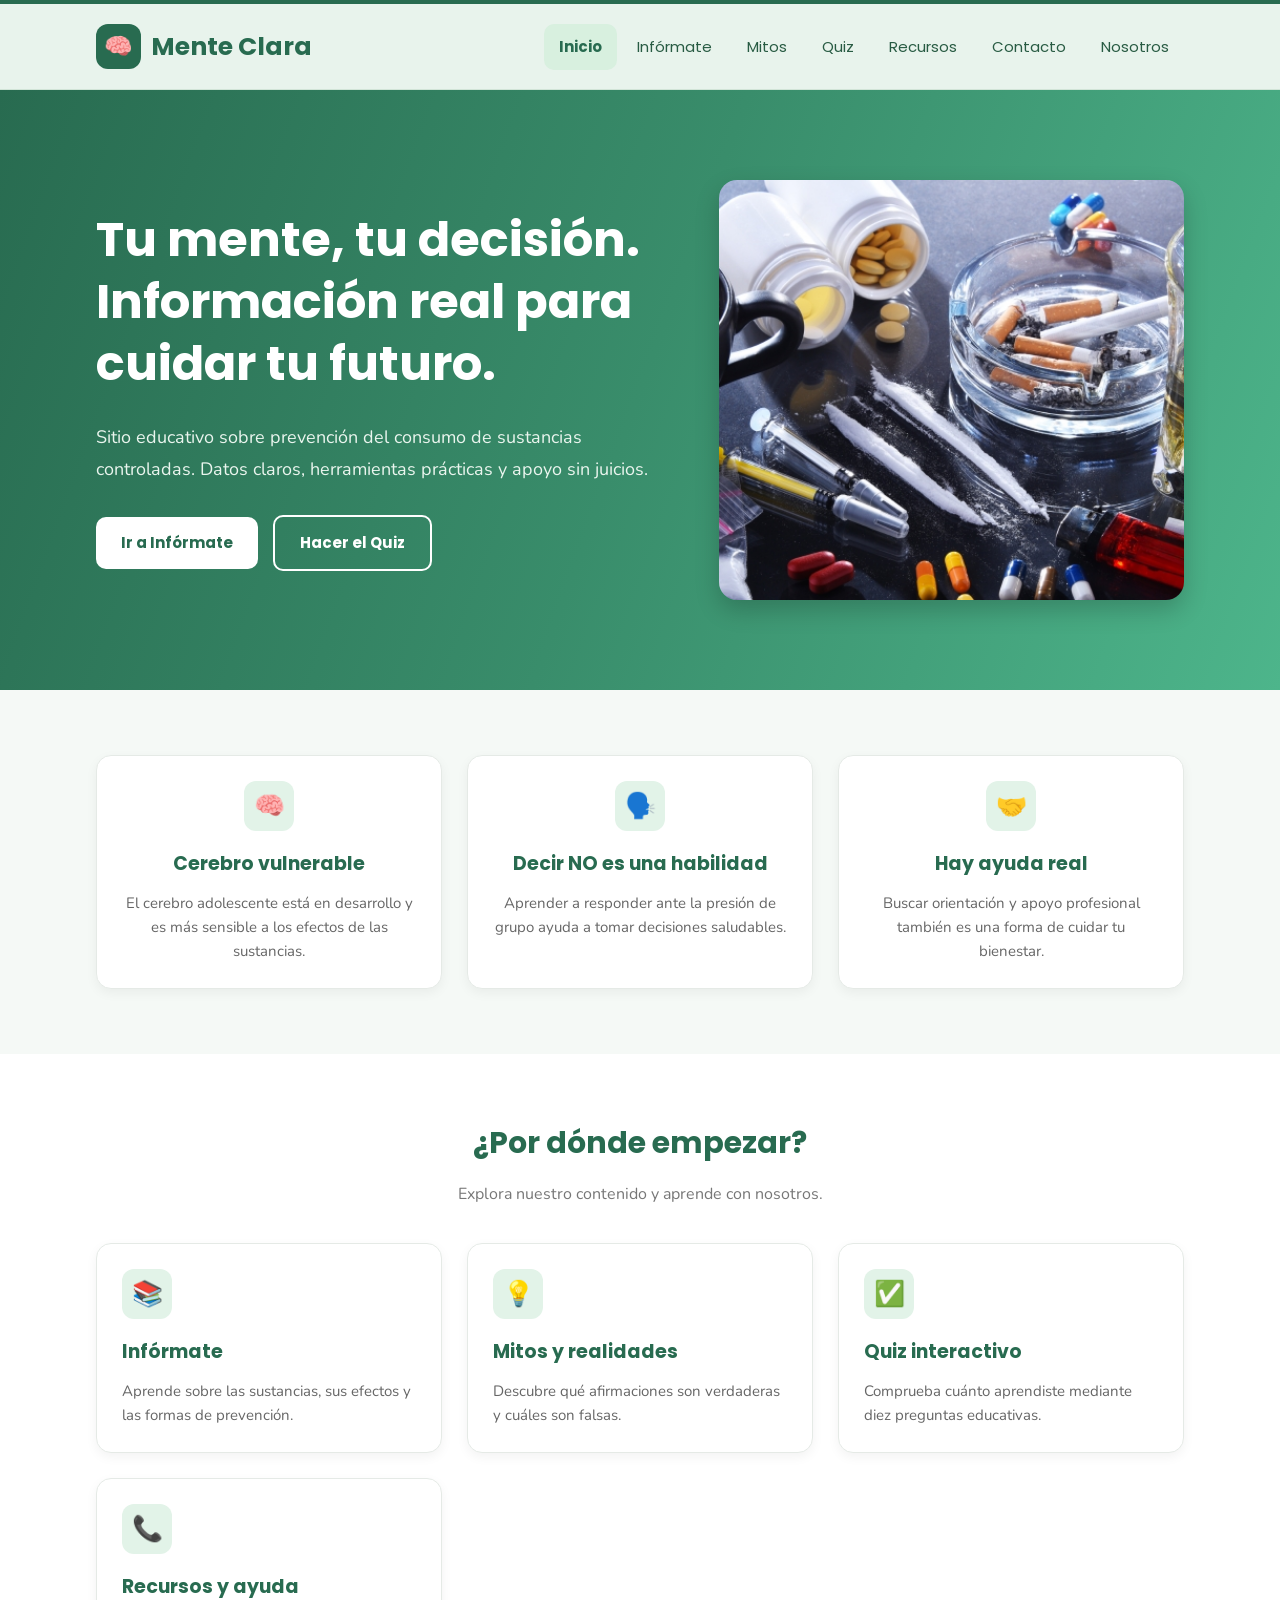
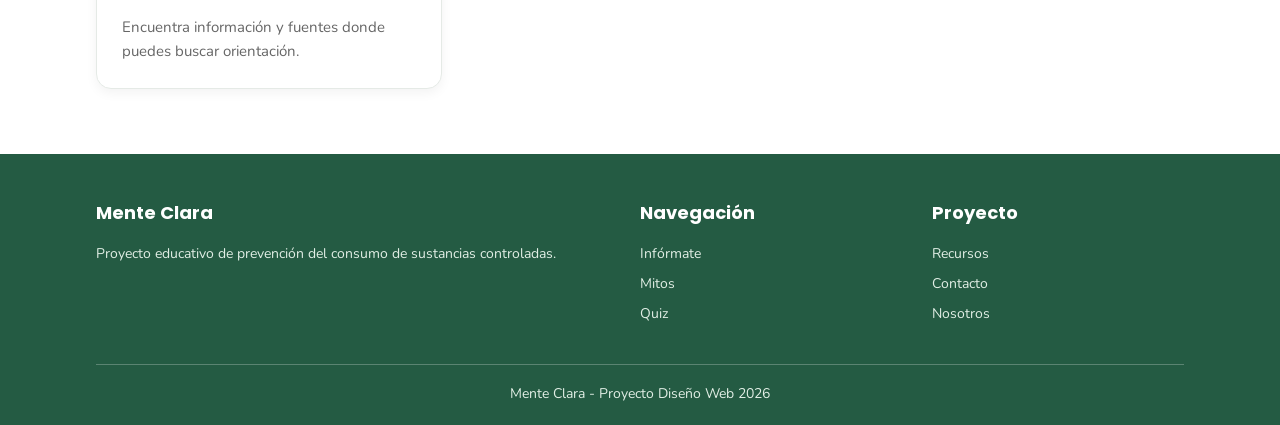
<file: index.html>
<!DOCTYPE html>
<html lang="es">

<head>
    <meta charset="UTF-8">
    <meta name="viewport" content="width=device-width, initial-scale=1.0">

    <title>Mente Clara | Inicio</title>

    <link rel="stylesheet" href="style.css">
</head>

<body>

    <!-- CABECERA -->
    <header class="cabecera">

        <div class="cabecera-interior">

            <!-- LOGOTIPO -->
            <a href="index.html" class="logo">
                <span class="logo-icono">🧠</span>
                Mente Clara
            </a>

            <!-- MENÚ DE NAVEGACIÓN -->
            <nav class="menu">

                <a href="index.html" class="activo">Inicio</a>

                <a href="informate.html">Infórmate</a>

                <a href="mitos.html">Mitos</a>

                <a href="quiz.html">Quiz</a>

                <a href="recursos.html">Recursos</a>

                <a href="contacto.html">Contacto</a>

                <a href="nosotros.html">Nosotros</a>

            </nav>

        </div>

    </header>


    <!-- CONTENIDO PRINCIPAL -->
    <main id="contenido-principal">

        <!-- PORTADA -->
        <section class="portada">

            <div class="contenedor portada-cuadricula">

                <!-- TEXTO DE PRESENTACIÓN -->
                <div class="portada-texto">

                    <h1>
                        Tu mente, tu decisión.
                        <br>
                        Información real para cuidar tu futuro.
                    </h1>

                    <p>
                        Sitio educativo sobre prevención del consumo
                        de sustancias controladas. Datos claros,
                        herramientas prácticas y apoyo sin juicios.
                    </p>

                    <!-- BOTONES -->
                    <div class="portada-botones">

                        <a href="informate.html" class="boton boton-blanco">
                            Ir a Infórmate
                        </a>

                        <a href="quiz.html" class="boton boton-borde">
                            Hacer el Quiz
                        </a>

                    </div>

                </div>


                <!-- IMAGEN DE PORTADA -->
                <div class="portada-foto">

                    <img
                        src="img/Controlled-Substance.jpg"
                        alt="Sustancias controladas">

                </div>

            </div>

        </section>


        <!-- MENSAJES IMPORTANTES -->
        <section class="seccion mensajes-clave">

            <div class="contenedor">

                <div class="cuadricula-tarjetas">

                    <!-- TARJETA 1 -->
                    <article class="tarjeta">

                        <div class="tarjeta-icono">🧠</div>

                        <h3>Cerebro vulnerable</h3>

                        <p>
                            El cerebro adolescente está en desarrollo
                            y es más sensible a los efectos de las sustancias.
                        </p>

                    </article>


                    <!-- TARJETA 2 -->
                    <article class="tarjeta">

                        <div class="tarjeta-icono">🗣️</div>

                        <h3>Decir NO es una habilidad</h3>

                        <p>
                            Aprender a responder ante la presión de grupo
                            ayuda a tomar decisiones saludables.
                        </p>

                    </article>


                    <!-- TARJETA 3 -->
                    <article class="tarjeta">

                        <div class="tarjeta-icono">🤝</div>

                        <h3>Hay ayuda real</h3>

                        <p>
                            Buscar orientación y apoyo profesional
                            también es una forma de cuidar tu bienestar.
                        </p>

                    </article>

                </div>

            </div>

        </section>


        <!-- ACCESOS A LAS DEMÁS PÁGINAS -->
        <section class="seccion">

            <div class="contenedor">

                <h2 class="titulo-seccion">
                    ¿Por dónde empezar?
                </h2>

                <p class="subtitulo-seccion">
                    Explora nuestro contenido y aprende con nosotros.
                </p>


                <div class="cuadricula-tarjetas">

                    <!-- INFORMACIÓN -->
                    <a href="informate.html" class="tarjeta">

                        <div class="tarjeta-icono">📚</div>

                        <h3>Infórmate</h3>

                        <p>
                            Aprende sobre las sustancias, sus efectos
                            y las formas de prevención.
                        </p>

                    </a>


                    <!-- MITOS -->
                    <a href="mitos.html" class="tarjeta">

                        <div class="tarjeta-icono">💡</div>

                        <h3>Mitos y realidades</h3>

                        <p>
                            Descubre qué afirmaciones son verdaderas
                            y cuáles son falsas.
                        </p>

                    </a>


                    <!-- QUIZ -->
                    <a href="quiz.html" class="tarjeta">

                        <div class="tarjeta-icono">✅</div>

                        <h3>Quiz interactivo</h3>

                        <p>
                            Comprueba cuánto aprendiste mediante
                            diez preguntas educativas.
                        </p>

                    </a>


                    <!-- RECURSOS -->
                    <a href="recursos.html" class="tarjeta">

                        <div class="tarjeta-icono">📞</div>

                        <h3>Recursos y ayuda</h3>

                        <p>
                            Encuentra información y fuentes
                            donde puedes buscar orientación.
                        </p>

                    </a>

                </div>

            </div>

        </section>

    </main>


    <!-- PIE DE PÁGINA -->
    <footer class="pie">

        <div class="contenedor">

            <div class="pie-cuadricula">

                <div>

                    <h3>Mente Clara</h3>

                    <p>
                        Proyecto educativo de prevención del consumo
                        de sustancias controladas.
                    </p>

                </div>


                <div>

                    <h3>Navegación</h3>

                    <a href="informate.html">Infórmate</a>

                    <a href="mitos.html">Mitos</a>

                    <a href="quiz.html">Quiz</a>

                </div>


                <div>

                    <h3>Proyecto</h3>

                    <a href="recursos.html">Recursos</a>

                    <a href="contacto.html">Contacto</a>

                    <a href="nosotros.html">Nosotros</a>

                </div>

            </div>


            <div class="pie-inferior">

                <p>
                    Mente Clara - Proyecto Diseño Web 2026
                </p>

            </div>

        </div>

    </footer>

</body>

</html>
</file>
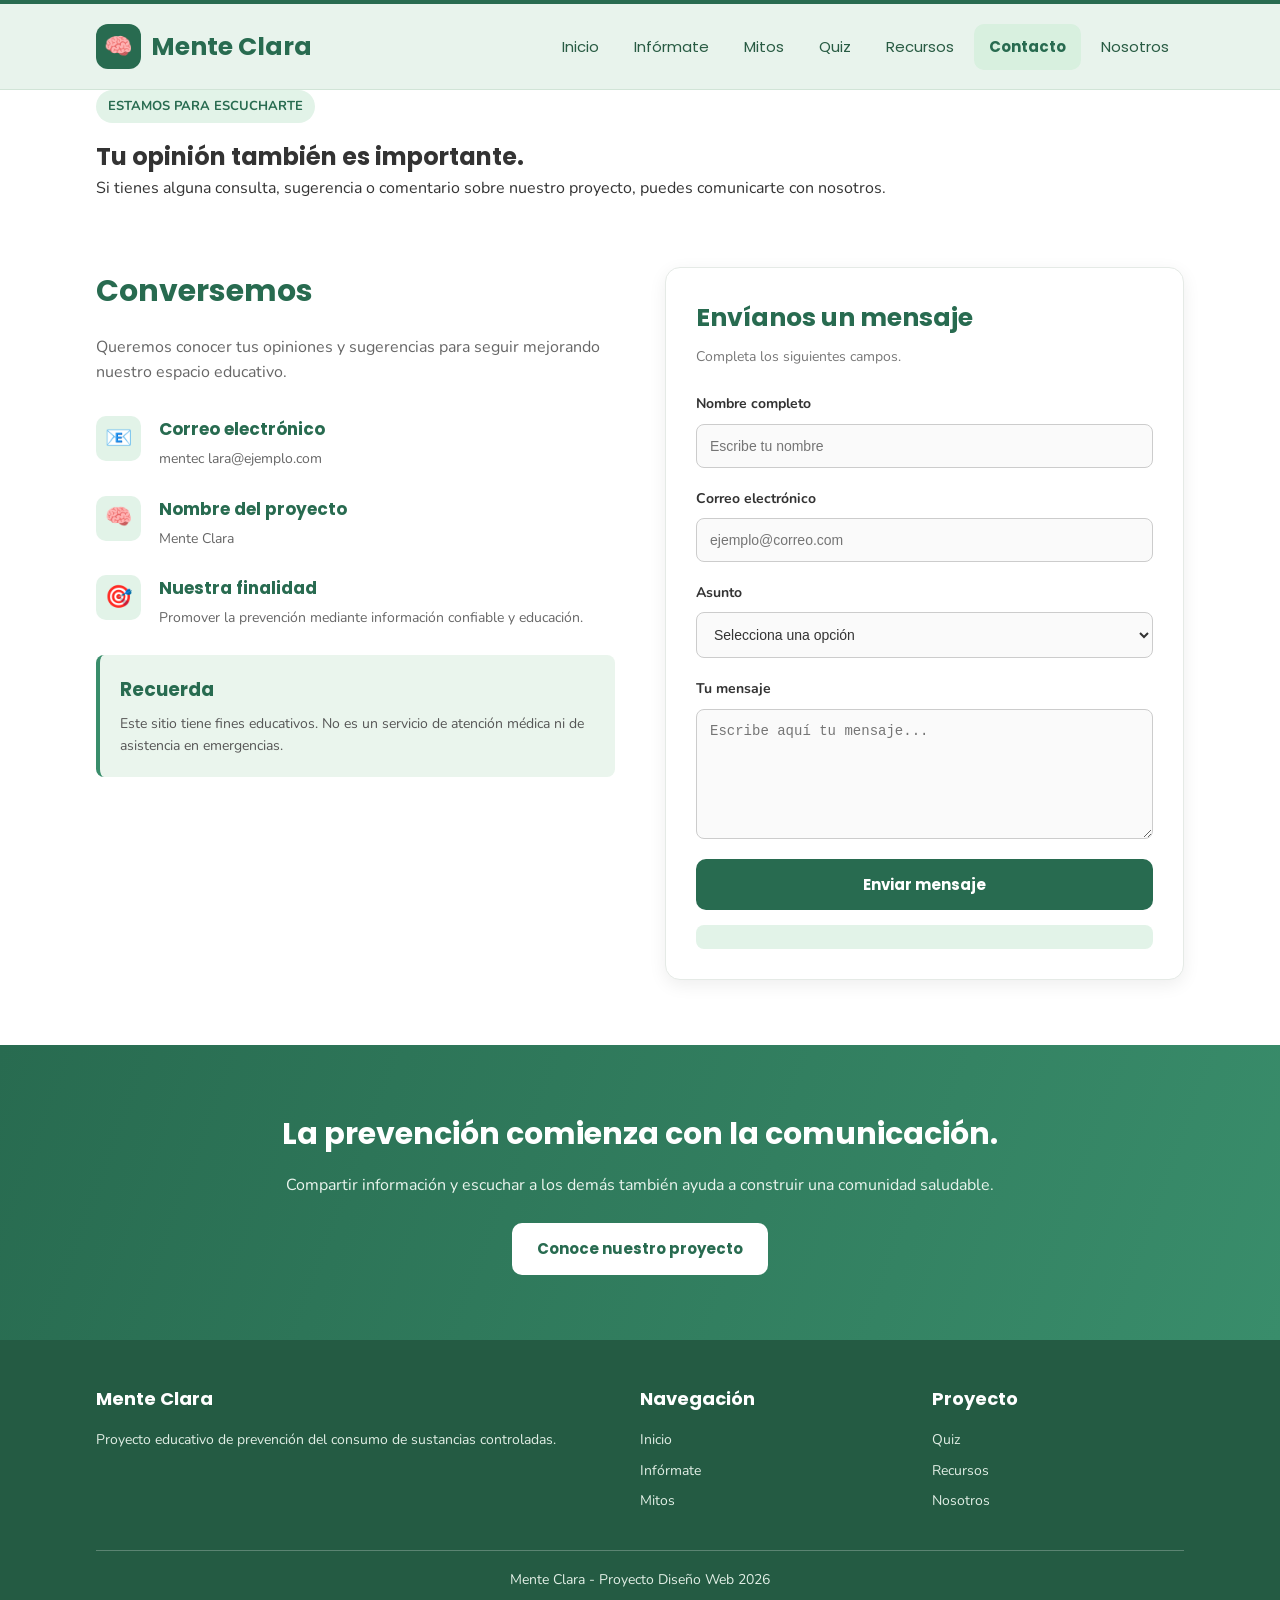
<file: contacto.html>
<!DOCTYPE html>
<html lang="es">
<head>
    <meta charset="UTF-8">
    <meta name="viewport" content="width=device-width, initial-scale=1.0">
    <title>Mente Clara | Contacto</title>
    <link rel="stylesheet" href="style.css">
    <script src="contacto.js"></script>
</head>

<body>

    <!-- CABECERA -->
    <header class="cabecera">

        <div class="cabecera-interior">

            <a href="index.html" class="logo">

                <span class="logo-icono">🧠</span>

                Mente Clara

            </a>


            <!-- MENÚ DE NAVEGACIÓN -->
            <nav class="menu">

                <a href="index.html">Inicio</a>

                <a href="informate.html">Infórmate</a>

                <a href="mitos.html">Mitos</a>

                <a href="quiz.html">Quiz</a>

                <a href="recursos.html">Recursos</a>

                <a href="contacto.html" class="activo">Contacto</a>

                <a href="nosotros.html">Nosotros</a>

            </nav>

        </div>

    </header>


    <!-- CONTENIDO PRINCIPAL -->
    <main id="contenido-principal">


        <!-- PRESENTACIÓN -->
        <section class="titulo-pagina">

            <div class="contenedor">

                <span class="etiqueta">
                    ESTAMOS PARA ESCUCHARTE
                </span>

                <h1>
                    Tu opinión también
                    <span>es importante.</span>
                </h1>

                <p>
                    Si tienes alguna consulta, sugerencia
                    o comentario sobre nuestro proyecto,
                    puedes comunicarte con nosotros.
                </p>

            </div>

        </section>


        <!-- SECCIÓN DE CONTACTO -->
        <section class="seccion contacto">

            <div class="contenedor contacto-cuadricula">


                <!-- INFORMACIÓN DE CONTACTO -->
                <div class="contacto-informacion">

                    <h2>Conversemos</h2>

                    <p>
                        Queremos conocer tus opiniones y
                        sugerencias para seguir mejorando
                        nuestro espacio educativo.
                    </p>


                    <!-- CORREO -->
                    <div class="dato-contacto">

                        <span>📧</span>

                        <div>

                            <h3>Correo electrónico</h3>

                            <p>
                                mentec lara@ejemplo.com
                            </p>

                        </div>

                    </div>


                    <!-- PROYECTO -->
                    <div class="dato-contacto">

                        <span>🧠</span>

                        <div>

                            <h3>Nombre del proyecto</h3>

                            <p>
                                Mente Clara
                            </p>

                        </div>

                    </div>


                    <!-- FINALIDAD -->
                    <div class="dato-contacto">

                        <span>🎯</span>

                        <div>

                            <h3>Nuestra finalidad</h3>

                            <p>
                                Promover la prevención mediante
                                información confiable y educación.
                            </p>

                        </div>

                    </div>


                    <div class="caja-destacada">

                        <h3>Recuerda</h3>

                        <p>
                            Este sitio tiene fines educativos.
                            No es un servicio de atención médica
                            ni de asistencia en emergencias.
                        </p>

                    </div>

                </div>


                <!-- FORMULARIO -->
                <div class="formulario-caja">

                    <h2>Envíanos un mensaje</h2>

                    <p>
                        Completa los siguientes campos.
                    </p>


                    <form id="formulario-contacto">


                        <!-- NOMBRE -->
                        <div class="campo-formulario">

                            <label for="nombre">
                                Nombre completo
                            </label>

                            <input
                                type="text"
                                id="nombre"
                                name="nombre"
                                placeholder="Escribe tu nombre"
                                required
                            >

                        </div>


                        <!-- CORREO -->
                        <div class="campo-formulario">

                            <label for="correo">
                                Correo electrónico
                            </label>

                            <input
                                type="email"
                                id="correo"
                                name="correo"
                                placeholder="ejemplo@correo.com"
                                required
                            >

                        </div>


                        <!-- ASUNTO -->
                        <div class="campo-formulario">

                            <label for="asunto">
                                Asunto
                            </label>

                            <select id="asunto" name="asunto" required>

                                <option value="">
                                    Selecciona una opción
                                </option>

                                <option value="consulta">
                                    Consulta
                                </option>

                                <option value="sugerencia">
                                    Sugerencia
                                </option>

                                <option value="comentario">
                                    Comentario
                                </option>

                                <option value="informacion">
                                    Solicitud de información
                                </option>

                            </select>

                        </div>


                        <!-- MENSAJE -->
                        <div class="campo-formulario">

                            <label for="mensaje">
                                Tu mensaje
                            </label>

                            <textarea
                                id="mensaje"
                                name="mensaje"
                                placeholder="Escribe aquí tu mensaje..."
                                required
                            ></textarea>

                        </div>


                        <!-- BOTÓN -->
                        <button type="submit" class="boton boton-enviar">

                            Enviar mensaje

                        </button>


                        <!-- MENSAJE DE CONFIRMACIÓN -->
                        <p id="mensaje-confirmacion">

                        </p>


                    </form>

                </div>

            </div>

        </section>


        <!-- MENSAJE FINAL -->
        <section class="mensaje-final">

            <div class="contenedor">

                <h2>La prevención comienza con la comunicación.</h2>

                <p>
                    Compartir información y escuchar a los demás
                    también ayuda a construir una comunidad saludable.
                </p>

                <a href="nosotros.html" class="boton boton-blanco">

                    Conoce nuestro proyecto

                </a>

            </div>

        </section>


    </main>


    <!-- PIE DE PÁGINA -->
    <footer class="pie">

        <div class="contenedor">

            <div class="pie-cuadricula">

                <div>

                    <h3>Mente Clara</h3>

                    <p>
                        Proyecto educativo de prevención del consumo
                        de sustancias controladas.
                    </p>

                </div>


                <div>

                    <h3>Navegación</h3>

                    <a href="index.html">Inicio</a>

                    <a href="informate.html">Infórmate</a>

                    <a href="mitos.html">Mitos</a>

                </div>


                <div>

                    <h3>Proyecto</h3>

                    <a href="quiz.html">Quiz</a>

                    <a href="recursos.html">Recursos</a>

                    <a href="nosotros.html">Nosotros</a>

                </div>

            </div>


            <div class="pie-inferior">

                <p>
                    Mente Clara - Proyecto Diseño Web 2026
                </p>

            </div>

        </div>

    </footer>

    <script src="contacto.js"></script>
</body>

</html>
</file>
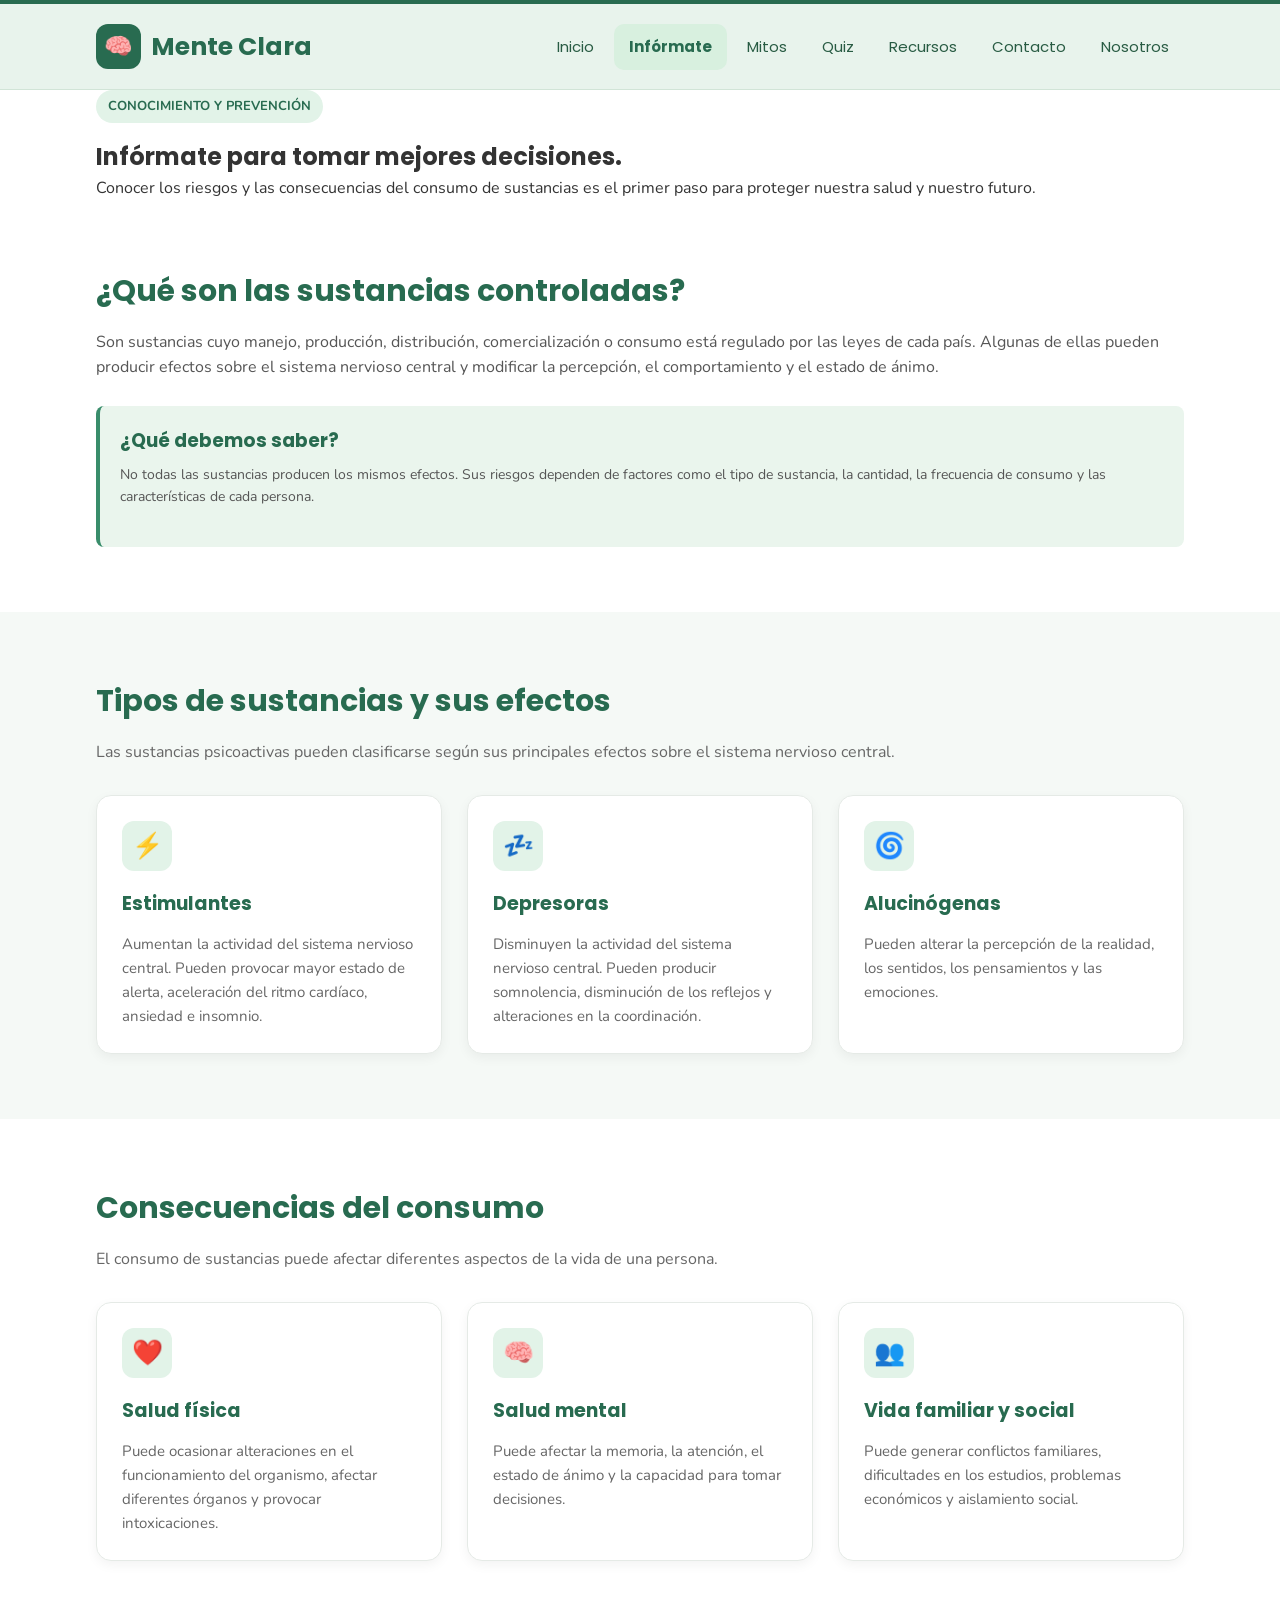
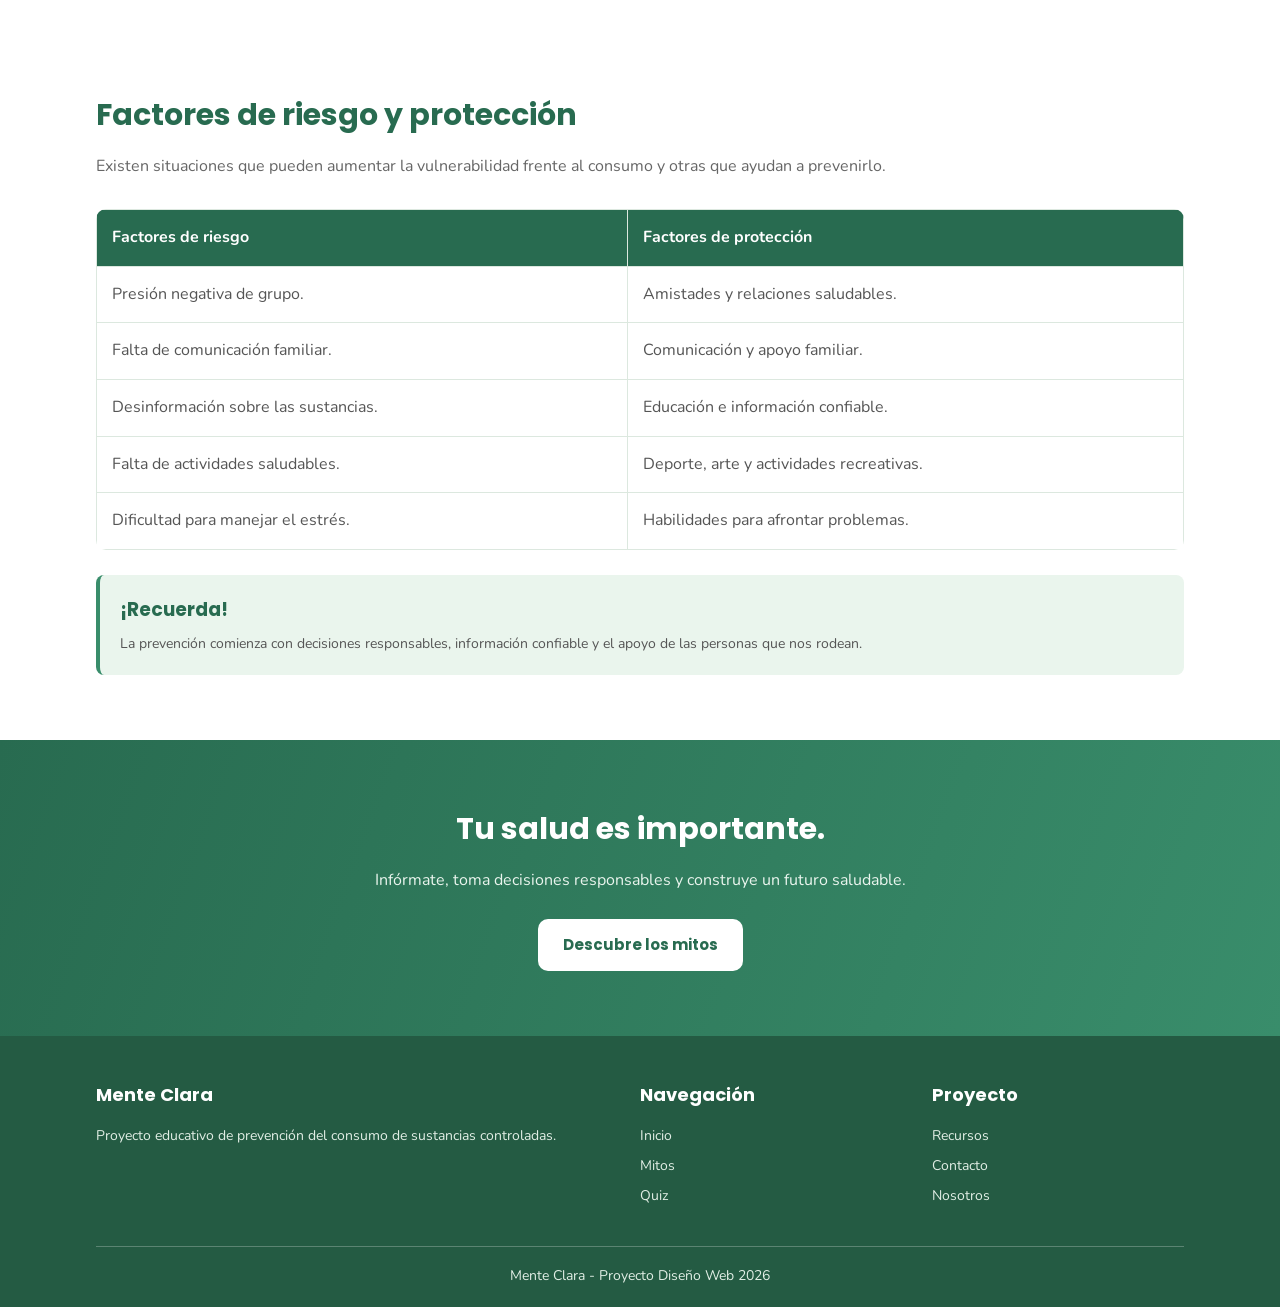
<file: informate.html>
<!DOCTYPE html>
<html lang="es">

<head>

    <meta charset="UTF-8">
    <meta name="viewport" content="width=device-width, initial-scale=1.0">

    <title>Mente Clara | Infórmate</title>

    <link rel="stylesheet" href="style.css">

</head>

<body>

    <!-- CABECERA -->
    <header class="cabecera">

        <div class="cabecera-interior">

            <a href="index.html" class="logo">

                <span class="logo-icono">🧠</span>

                Mente Clara

            </a>


            <!-- MENÚ DE NAVEGACIÓN -->
            <nav class="menu">

                <a href="index.html">Inicio</a>

                <a href="informate.html" class="activo">Infórmate</a>

                <a href="mitos.html">Mitos</a>

                <a href="quiz.html">Quiz</a>

                <a href="recursos.html">Recursos</a>

                <a href="contacto.html">Contacto</a>

                <a href="nosotros.html">Nosotros</a>

            </nav>

        </div>

    </header>


    <!-- CONTENIDO PRINCIPAL -->
    <main id="contenido-principal">


        <!-- PRESENTACIÓN -->
        <section class="titulo-pagina">

            <div class="contenedor">

                <span class="etiqueta">CONOCIMIENTO Y PREVENCIÓN</span>

                <h1>
                    Infórmate para tomar
                    <span>mejores decisiones.</span>
                </h1>

                <p>
                    Conocer los riesgos y las consecuencias del consumo
                    de sustancias es el primer paso para proteger
                    nuestra salud y nuestro futuro.
                </p>

            </div>

        </section>


        <!-- PRIMERA SECCIÓN: CONCEPTO -->
        <section class="seccion informacion">

            <div class="contenedor">

                <h2>¿Qué son las sustancias controladas?</h2>

                <p>
                    Son sustancias cuyo manejo, producción,
                    distribución, comercialización o consumo está
                    regulado por las leyes de cada país.

                    Algunas de ellas pueden producir efectos sobre
                    el sistema nervioso central y modificar la
                    percepción, el comportamiento y el estado de ánimo.
                </p>

                <div class="caja-destacada">

                    <h3>¿Qué debemos saber?</h3>

                    <p>
                        No todas las sustancias producen los mismos
                        efectos. Sus riesgos dependen de factores como
                        el tipo de sustancia, la cantidad, la frecuencia
                        de consumo y las características de cada persona.
                    </p>

                </div>

            </div>

        </section>


        <!-- SEGUNDA SECCIÓN: TIPOS DE SUSTANCIAS -->
        <section class="seccion tipos-sustancias">

            <div class="contenedor">

                <h2>Tipos de sustancias y sus efectos</h2>

                <p class="texto-introduccion">
                    Las sustancias psicoactivas pueden clasificarse
                    según sus principales efectos sobre el sistema
                    nervioso central.
                </p>


                <div class="cuadricula-tarjetas">


                    <!-- ESTIMULANTES -->
                    <article class="tarjeta">

                        <div class="tarjeta-icono">⚡</div>

                        <h3>Estimulantes</h3>

                        <p>
                            Aumentan la actividad del sistema nervioso
                            central. Pueden provocar mayor estado de
                            alerta, aceleración del ritmo cardíaco,
                            ansiedad e insomnio.
                        </p>

                    </article>


                    <!-- DEPRESORAS -->
                    <article class="tarjeta">

                        <div class="tarjeta-icono">💤</div>

                        <h3>Depresoras</h3>

                        <p>
                            Disminuyen la actividad del sistema nervioso
                            central. Pueden producir somnolencia,
                            disminución de los reflejos y alteraciones
                            en la coordinación.
                        </p>

                    </article>


                    <!-- ALUCINÓGENAS -->
                    <article class="tarjeta">

                        <div class="tarjeta-icono">🌀</div>

                        <h3>Alucinógenas</h3>

                        <p>
                            Pueden alterar la percepción de la realidad,
                            los sentidos, los pensamientos y las
                            emociones.
                        </p>

                    </article>


                </div>

            </div>

        </section>


        <!-- TERCERA SECCIÓN: CONSECUENCIAS -->
        <section class="seccion consecuencias">

            <div class="contenedor">

                <h2>Consecuencias del consumo</h2>

                <p class="texto-introduccion">
                    El consumo de sustancias puede afectar diferentes
                    aspectos de la vida de una persona.
                </p>


                <div class="cuadricula-tarjetas">


                    <!-- SALUD FÍSICA -->
                    <article class="tarjeta">

                        <div class="tarjeta-icono">❤️</div>

                        <h3>Salud física</h3>

                        <p>
                            Puede ocasionar alteraciones en el
                            funcionamiento del organismo, afectar
                            diferentes órganos y provocar intoxicaciones.
                        </p>

                    </article>


                    <!-- SALUD MENTAL -->
                    <article class="tarjeta">

                        <div class="tarjeta-icono">🧠</div>

                        <h3>Salud mental</h3>

                        <p>
                            Puede afectar la memoria, la atención,
                            el estado de ánimo y la capacidad
                            para tomar decisiones.
                        </p>

                    </article>


                    <!-- VIDA SOCIAL -->
                    <article class="tarjeta">

                        <div class="tarjeta-icono">👥</div>

                        <h3>Vida familiar y social</h3>

                        <p>
                            Puede generar conflictos familiares,
                            dificultades en los estudios, problemas
                            económicos y aislamiento social.
                        </p>

                    </article>


                </div>

            </div>

        </section>


        <!-- CUARTA SECCIÓN: RIESGOS Y PROTECCIÓN -->
        <section class="seccion factores">

            <div class="contenedor">

                <h2>Factores de riesgo y protección</h2>

                <p class="texto-introduccion">
                    Existen situaciones que pueden aumentar la
                    vulnerabilidad frente al consumo y otras que
                    ayudan a prevenirlo.
                </p>


                <!-- TABLA -->
                <div class="tabla-contenedor">

                    <table>

                        <thead>

                            <tr>

                                <th>Factores de riesgo</th>

                                <th>Factores de protección</th>

                            </tr>

                        </thead>


                        <tbody>

                            <tr>

                                <td>Presión negativa de grupo.</td>

                                <td>Amistades y relaciones saludables.</td>

                            </tr>

                            <tr>

                                <td>Falta de comunicación familiar.</td>

                                <td>Comunicación y apoyo familiar.</td>

                            </tr>

                            <tr>

                                <td>Desinformación sobre las sustancias.</td>

                                <td>Educación e información confiable.</td>

                            </tr>

                            <tr>

                                <td>Falta de actividades saludables.</td>

                                <td>Deporte, arte y actividades recreativas.</td>

                            </tr>

                            <tr>

                                <td>Dificultad para manejar el estrés.</td>

                                <td>Habilidades para afrontar problemas.</td>

                            </tr>

                        </tbody>

                    </table>

                </div>


                <div class="caja-destacada">

                    <h3>¡Recuerda!</h3>

                    <p>
                        La prevención comienza con decisiones
                        responsables, información confiable y
                        el apoyo de las personas que nos rodean.
                    </p>

                </div>

            </div>

        </section>


        <!-- MENSAJE FINAL -->
        <section class="mensaje-final">

            <div class="contenedor">

                <h2>Tu salud es importante.</h2>

                <p>
                    Infórmate, toma decisiones responsables
                    y construye un futuro saludable.
                </p>

                <a href="mitos.html" class="boton boton-blanco">

                    Descubre los mitos

                </a>

            </div>

        </section>


    </main>


    <!-- PIE DE PÁGINA -->
    <footer class="pie">

        <div class="contenedor">

            <div class="pie-cuadricula">

                <div>

                    <h3>Mente Clara</h3>

                    <p>
                        Proyecto educativo de prevención del consumo
                        de sustancias controladas.
                    </p>

                </div>


                <div>

                    <h3>Navegación</h3>

                    <a href="index.html">Inicio</a>

                    <a href="mitos.html">Mitos</a>

                    <a href="quiz.html">Quiz</a>

                </div>


                <div>

                    <h3>Proyecto</h3>

                    <a href="recursos.html">Recursos</a>

                    <a href="contacto.html">Contacto</a>

                    <a href="nosotros.html">Nosotros</a>

                </div>

            </div>


            <div class="pie-inferior">

                <p>
                    Mente Clara - Proyecto Diseño Web 2026
                </p>

            </div>

        </div>

    </footer>


</body>

</html>
</file>
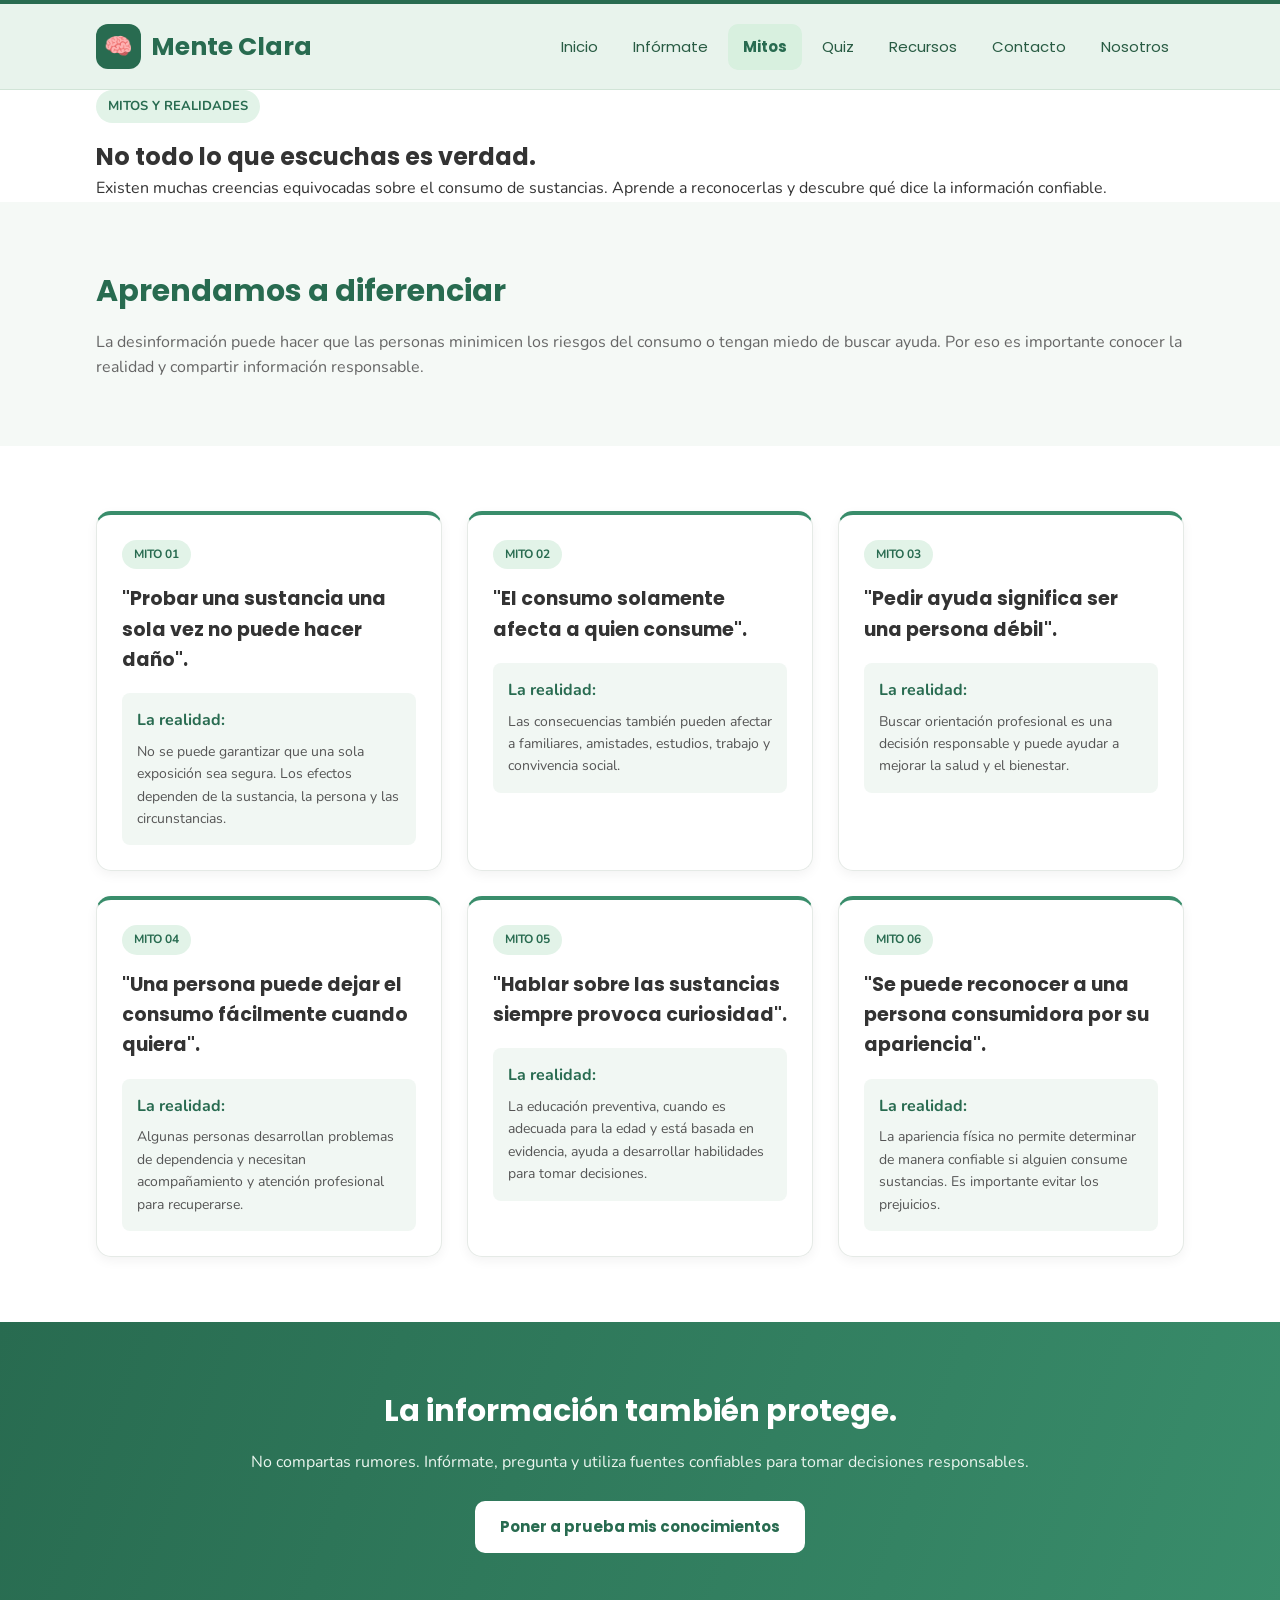
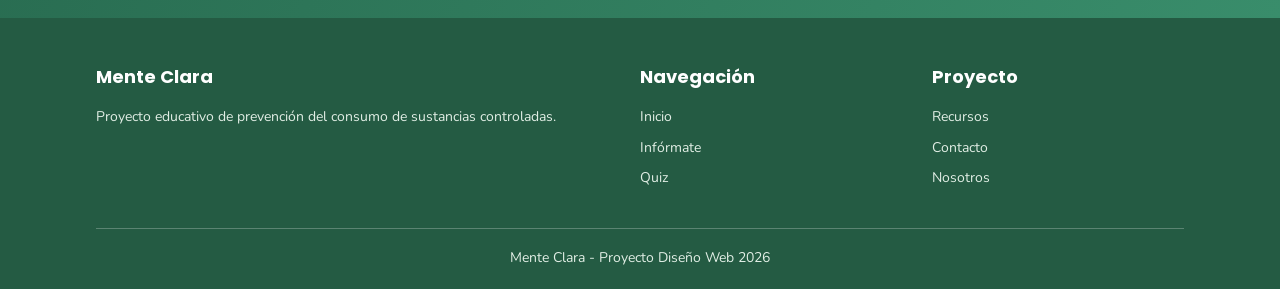
<file: mitos.html>
<!DOCTYPE html>
<html lang="es">

<head>

    <meta charset="UTF-8">
    <meta name="viewport" content="width=device-width, initial-scale=1.0">

    <title>Mente Clara | Mitos y Realidades</title>

    <link rel="stylesheet" href="style.css">

</head>

<body>

    <!-- CABECERA -->
    <header class="cabecera">

        <div class="cabecera-interior">

            <a href="index.html" class="logo">

                <span class="logo-icono">🧠</span>

                Mente Clara

            </a>


            <!-- MENÚ DE NAVEGACIÓN -->
            <nav class="menu">

                <a href="index.html">Inicio</a>

                <a href="informate.html">Infórmate</a>

                <a href="mitos.html" class="activo">Mitos</a>

                <a href="quiz.html">Quiz</a>

                <a href="recursos.html">Recursos</a>

                <a href="contacto.html">Contacto</a>

                <a href="nosotros.html">Nosotros</a>

            </nav>

        </div>

    </header>


    <!-- CONTENIDO PRINCIPAL -->
    <main id="contenido-principal">


        <!-- PRESENTACIÓN -->
        <section class="titulo-pagina">

            <div class="contenedor">

                <span class="etiqueta">
                    MITOS Y REALIDADES
                </span>

                <h1>
                    No todo lo que escuchas
                    <span>es verdad.</span>
                </h1>

                <p>
                    Existen muchas creencias equivocadas sobre el
                    consumo de sustancias. Aprende a reconocerlas
                    y descubre qué dice la información confiable.
                </p>

            </div>

        </section>


        <!-- INTRODUCCIÓN -->
        <section class="seccion introduccion-mitos">

            <div class="contenedor">

                <h2>Aprendamos a diferenciar</h2>

                <p>
                    La desinformación puede hacer que las personas
                    minimicen los riesgos del consumo o tengan miedo
                    de buscar ayuda. Por eso es importante conocer
                    la realidad y compartir información responsable.
                </p>

            </div>

        </section>


        <!-- TARJETAS DE MITOS Y REALIDADES -->
        <section class="seccion lista-mitos">

            <div class="contenedor">

                <div class="cuadricula-tarjetas">


                    <!-- MITO 1 -->
                    <article class="tarjeta mito">

                        <span class="numero-mito">MITO 01</span>

                        <h3>
                            "Probar una sustancia una sola vez
                            no puede hacer daño".
                        </h3>

                        <div class="realidad">

                            <h4>La realidad:</h4>

                            <p>
                                No se puede garantizar que una sola
                                exposición sea segura. Los efectos
                                dependen de la sustancia, la persona
                                y las circunstancias.
                            </p>

                        </div>

                    </article>


                    <!-- MITO 2 -->
                    <article class="tarjeta mito">

                        <span class="numero-mito">MITO 02</span>

                        <h3>
                            "El consumo solamente afecta
                            a quien consume".
                        </h3>

                        <div class="realidad">

                            <h4>La realidad:</h4>

                            <p>
                                Las consecuencias también pueden
                                afectar a familiares, amistades,
                                estudios, trabajo y convivencia social.
                            </p>

                        </div>

                    </article>


                    <!-- MITO 3 -->
                    <article class="tarjeta mito">

                        <span class="numero-mito">MITO 03</span>

                        <h3>
                            "Pedir ayuda significa
                            ser una persona débil".
                        </h3>

                        <div class="realidad">

                            <h4>La realidad:</h4>

                            <p>
                                Buscar orientación profesional es
                                una decisión responsable y puede
                                ayudar a mejorar la salud y el bienestar.
                            </p>

                        </div>

                    </article>


                    <!-- MITO 4 -->
                    <article class="tarjeta mito">

                        <span class="numero-mito">MITO 04</span>

                        <h3>
                            "Una persona puede dejar el consumo
                            fácilmente cuando quiera".
                        </h3>

                        <div class="realidad">

                            <h4>La realidad:</h4>

                            <p>
                                Algunas personas desarrollan problemas
                                de dependencia y necesitan acompañamiento
                                y atención profesional para recuperarse.
                            </p>

                        </div>

                    </article>


                    <!-- MITO 5 -->
                    <article class="tarjeta mito">

                        <span class="numero-mito">MITO 05</span>

                        <h3>
                            "Hablar sobre las sustancias
                            siempre provoca curiosidad".
                        </h3>

                        <div class="realidad">

                            <h4>La realidad:</h4>

                            <p>
                                La educación preventiva, cuando es
                                adecuada para la edad y está basada
                                en evidencia, ayuda a desarrollar
                                habilidades para tomar decisiones.
                            </p>

                        </div>

                    </article>


                    <!-- MITO 6 -->
                    <article class="tarjeta mito">

                        <span class="numero-mito">MITO 06</span>

                        <h3>
                            "Se puede reconocer a una persona
                            consumidora por su apariencia".
                        </h3>

                        <div class="realidad">

                            <h4>La realidad:</h4>

                            <p>
                                La apariencia física no permite
                                determinar de manera confiable
                                si alguien consume sustancias.
                                Es importante evitar los prejuicios.
                            </p>

                        </div>

                    </article>


                </div>

            </div>

        </section>


        <!-- MENSAJE FINAL -->
        <section class="mensaje-final">

            <div class="contenedor">

                <h2>La información también protege.</h2>

                <p>
                    No compartas rumores. Infórmate, pregunta
                    y utiliza fuentes confiables para tomar
                    decisiones responsables.
                </p>

                <a href="quiz.html" class="boton boton-blanco">

                    Poner a prueba mis conocimientos

                </a>

            </div>

        </section>


    </main>


    <!-- PIE DE PÁGINA -->
    <footer class="pie">

        <div class="contenedor">

            <div class="pie-cuadricula">

                <div>

                    <h3>Mente Clara</h3>

                    <p>
                        Proyecto educativo de prevención del consumo
                        de sustancias controladas.
                    </p>

                </div>


                <div>

                    <h3>Navegación</h3>

                    <a href="index.html">Inicio</a>

                    <a href="informate.html">Infórmate</a>

                    <a href="quiz.html">Quiz</a>

                </div>


                <div>

                    <h3>Proyecto</h3>

                    <a href="recursos.html">Recursos</a>

                    <a href="contacto.html">Contacto</a>

                    <a href="nosotros.html">Nosotros</a>

                </div>

            </div>


            <div class="pie-inferior">

                <p>
                    Mente Clara - Proyecto Diseño Web 2026
                </p>

            </div>

        </div>

    </footer>


</body>

</html>
</file>
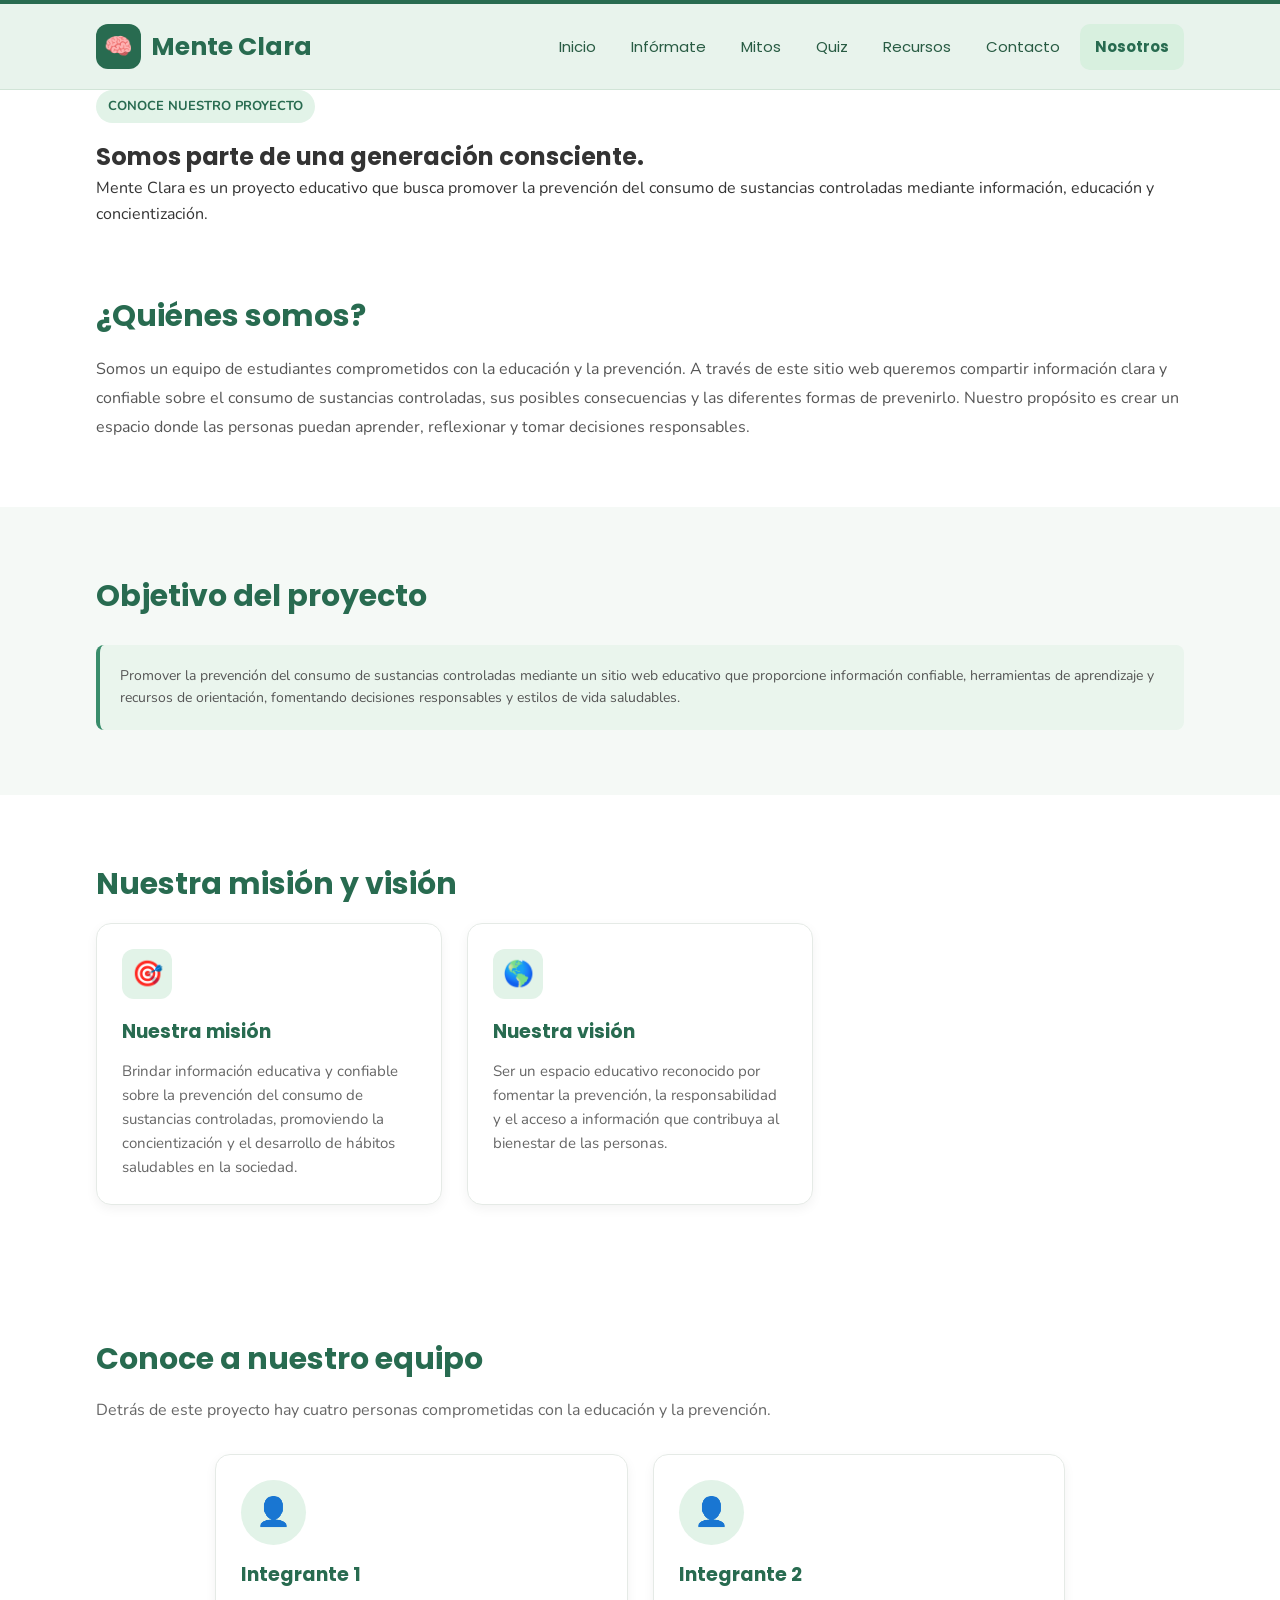
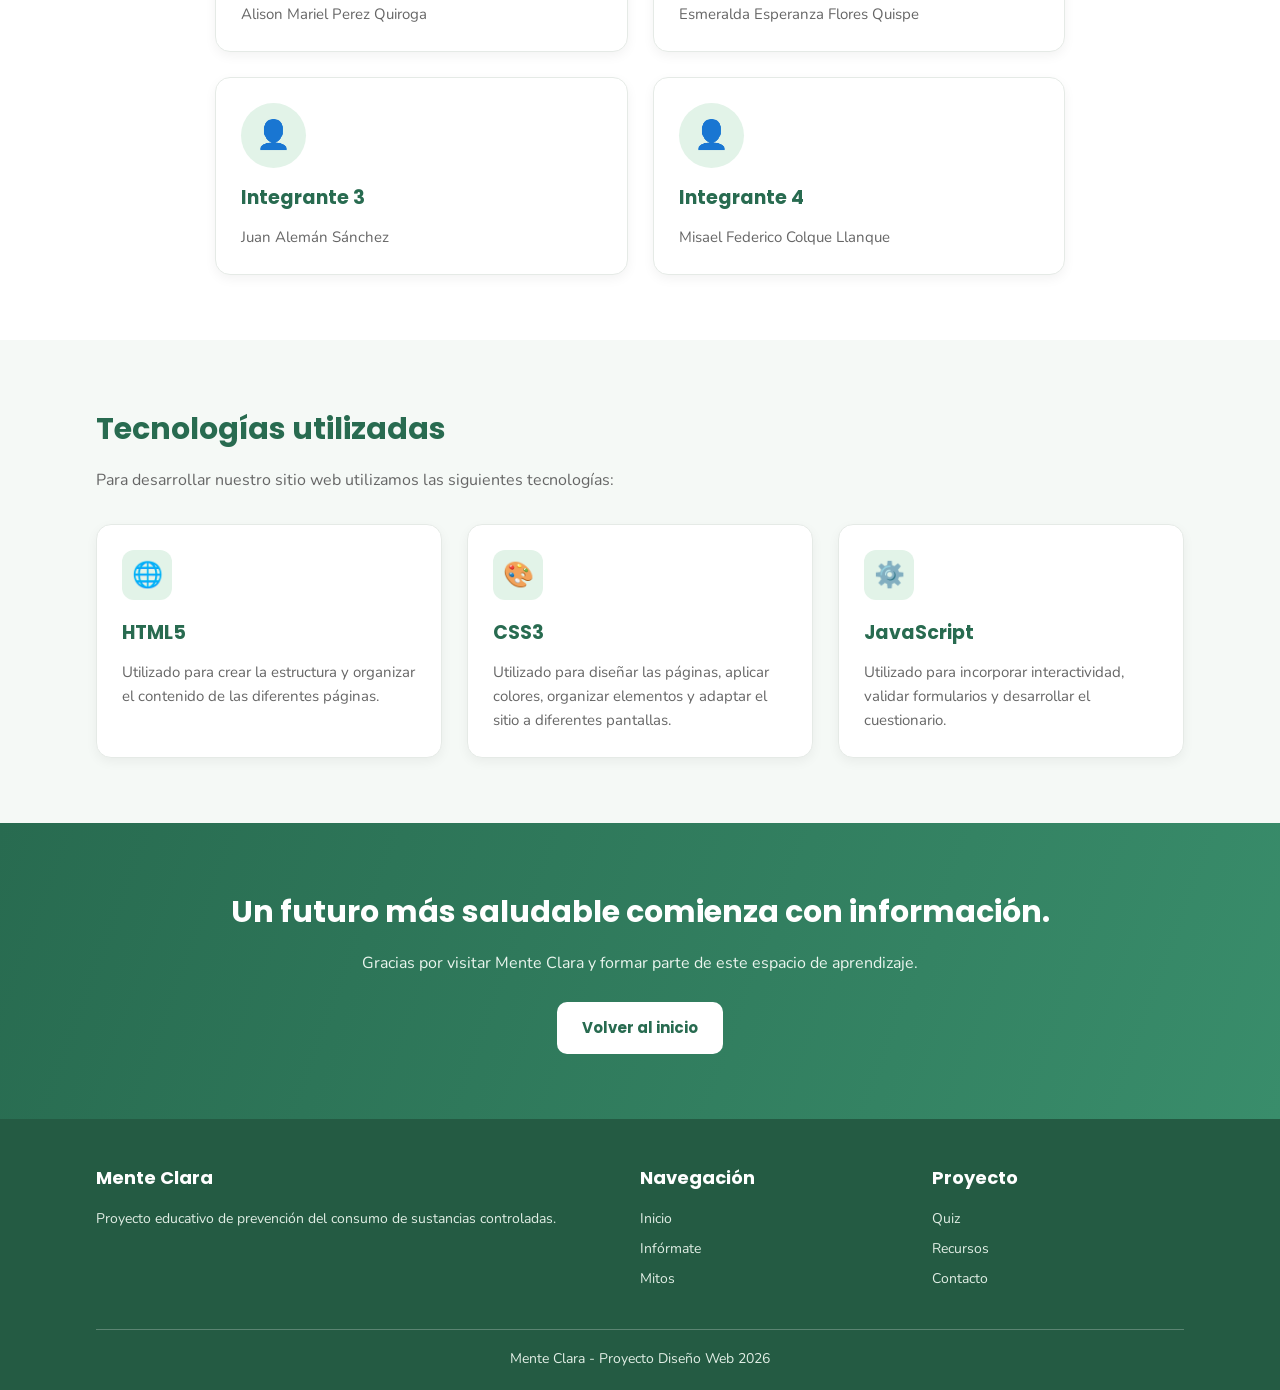
<file: nosotros.html>
<!DOCTYPE html>
<html lang="es">

<head>

    <meta charset="UTF-8">
    <meta name="viewport" content="width=device-width, initial-scale=1.0">

    <title>Mente Clara | Nosotros</title>

    <link rel="stylesheet" href="style.css">

</head>

<body>

    <!-- CABECERA -->
    <header class="cabecera">

        <div class="cabecera-interior">

            <a href="index.html" class="logo">

                <span class="logo-icono">🧠</span>

                Mente Clara

            </a>


            <!-- MENÚ DE NAVEGACIÓN -->
            <nav class="menu">

                <a href="index.html">Inicio</a>

                <a href="informate.html">Infórmate</a>

                <a href="mitos.html">Mitos</a>

                <a href="quiz.html">Quiz</a>

                <a href="recursos.html">Recursos</a>

                <a href="contacto.html">Contacto</a>

                <a href="nosotros.html" class="activo">Nosotros</a>

            </nav>

        </div>

    </header>


    <!-- CONTENIDO PRINCIPAL -->
    <main id="contenido-principal">


        <!-- PRESENTACIÓN -->
        <section class="titulo-pagina">

            <div class="contenedor">

                <span class="etiqueta">
                    CONOCE NUESTRO PROYECTO
                </span>

                <h1>
                    Somos parte de una
                    <span>generación consciente.</span>
                </h1>

                <p>
                    Mente Clara es un proyecto educativo que busca
                    promover la prevención del consumo de sustancias
                    controladas mediante información, educación
                    y concientización.
                </p>

            </div>

        </section>


        <!-- SOBRE NOSOTROS -->
        <section class="seccion sobre-nosotros">

            <div class="contenedor">

                <h2>¿Quiénes somos?</h2>

                <p>
                    Somos un equipo de estudiantes comprometidos
                    con la educación y la prevención.

                    A través de este sitio web queremos compartir
                    información clara y confiable sobre el consumo
                    de sustancias controladas, sus posibles
                    consecuencias y las diferentes formas
                    de prevenirlo.

                    Nuestro propósito es crear un espacio donde
                    las personas puedan aprender, reflexionar
                    y tomar decisiones responsables.
                </p>

            </div>

        </section>


        <!-- OBJETIVO DEL PROYECTO -->
        <section class="seccion objetivo-proyecto">

            <div class="contenedor">

                <h2>Objetivo del proyecto</h2>

                <div class="caja-destacada">

                    <p>
                        Promover la prevención del consumo de
                        sustancias controladas mediante un sitio
                        web educativo que proporcione información
                        confiable, herramientas de aprendizaje
                        y recursos de orientación, fomentando
                        decisiones responsables y estilos de
                        vida saludables.
                    </p>

                </div>

            </div>

        </section>


        <!-- MISIÓN Y VISIÓN -->
        <section class="seccion mision-vision">

            <div class="contenedor">

                <h2>Nuestra misión y visión</h2>


                <div class="cuadricula-tarjetas">


                    <!-- MISIÓN -->
                    <article class="tarjeta">

                        <div class="tarjeta-icono">🎯</div>

                        <h3>Nuestra misión</h3>

                        <p>
                            Brindar información educativa y confiable
                            sobre la prevención del consumo de
                            sustancias controladas, promoviendo
                            la concientización y el desarrollo
                            de hábitos saludables en la sociedad.
                        </p>

                    </article>


                    <!-- VISIÓN -->
                    <article class="tarjeta">

                        <div class="tarjeta-icono">🌎</div>

                        <h3>Nuestra visión</h3>

                        <p>
                            Ser un espacio educativo reconocido
                            por fomentar la prevención, la
                            responsabilidad y el acceso a información
                            que contribuya al bienestar de las personas.
                        </p>

                    </article>


                </div>

            </div>

        </section>


        
        <!-- INTEGRANTES -->
        <section class="seccion integrantes">

            <div class="contenedor">

                <h2>Conoce a nuestro equipo</h2>

                <p class="texto-introduccion">
                    Detrás de este proyecto hay cuatro personas
                    comprometidas con la educación y la prevención.
                </p>


                <div class="cuadricula-tarjetas">


                    <!-- INTEGRANTE 1 -->
                    <article class="tarjeta integrante">

                        <div class="foto-integrante">
                            👤
                        </div>

                        <h3>Integrante 1</h3>

                        <p>
                            Alison Mariel Perez Quiroga
                        </p>

                    </article>


                    <!-- INTEGRANTE 2 -->
                    <article class="tarjeta integrante">

                        <div class="foto-integrante">
                            👤
                        </div>

                        <h3>Integrante 2</h3>

                        <p>
                            Esmeralda Esperanza Flores Quispe 
                        </p>

                    </article>


                    <!-- INTEGRANTE 3 -->
                    <article class="tarjeta integrante">

                        <div class="foto-integrante">
                            👤
                        </div>

                        <h3>Integrante 3</h3>

                        <p>
                            Juan Alemán Sánchez
                        </p>

                    </article>


                    <!-- INTEGRANTE 4 -->
                    <article class="tarjeta integrante">

                        <div class="foto-integrante">
                            👤
                        </div>

                        <h3>Integrante 4</h3>

                        <p>
                            Misael Federico Colque Llanque
                        </p>

                    </article>


                </div>

            </div>

        </section>



        <!-- TECNOLOGÍAS -->
        <section class="seccion tecnologias">

            <div class="contenedor">

                <h2>Tecnologías utilizadas</h2>

                <p class="texto-introduccion">
                    Para desarrollar nuestro sitio web
                    utilizamos las siguientes tecnologías:
                </p>


                <div class="cuadricula-tarjetas">


                    <!-- HTML -->
                    <article class="tarjeta">

                        <div class="tarjeta-icono">🌐</div>

                        <h3>HTML5</h3>

                        <p>
                            Utilizado para crear la estructura
                            y organizar el contenido de las
                            diferentes páginas.
                        </p>

                    </article>


                    <!-- CSS -->
                    <article class="tarjeta">

                        <div class="tarjeta-icono">🎨</div>

                        <h3>CSS3</h3>

                        <p>
                            Utilizado para diseñar las páginas,
                            aplicar colores, organizar elementos
                            y adaptar el sitio a diferentes pantallas.
                        </p>

                    </article>


                    <!-- JAVASCRIPT -->
                    <article class="tarjeta">

                        <div class="tarjeta-icono">⚙️</div>

                        <h3>JavaScript</h3>

                        <p>
                            Utilizado para incorporar
                            interactividad, validar formularios
                            y desarrollar el cuestionario.
                        </p>

                    </article>


                </div>

            </div>

        </section>


        <!-- MENSAJE FINAL -->
        <section class="mensaje-final">

            <div class="contenedor">

                <h2>Un futuro más saludable comienza con información.</h2>

                <p>
                    Gracias por visitar Mente Clara y formar
                    parte de este espacio de aprendizaje.
                </p>

                <a href="index.html" class="boton boton-blanco">

                    Volver al inicio

                </a>

            </div>

        </section>


    </main>


    <!-- PIE DE PÁGINA -->
    <footer class="pie">

        <div class="contenedor">

            <div class="pie-cuadricula">

                <div>

                    <h3>Mente Clara</h3>

                    <p>
                        Proyecto educativo de prevención del consumo
                        de sustancias controladas.
                    </p>

                </div>


                <div>

                    <h3>Navegación</h3>

                    <a href="index.html">Inicio</a>

                    <a href="informate.html">Infórmate</a>

                    <a href="mitos.html">Mitos</a>

                </div>


                <div>

                    <h3>Proyecto</h3>

                    <a href="quiz.html">Quiz</a>

                    <a href="recursos.html">Recursos</a>

                    <a href="contacto.html">Contacto</a>

                </div>

            </div>


            <div class="pie-inferior">

                <p>
                    Mente Clara - Proyecto Diseño Web 2026
                </p>

            </div>

        </div>

    </footer>


</body>

</html>
</file>
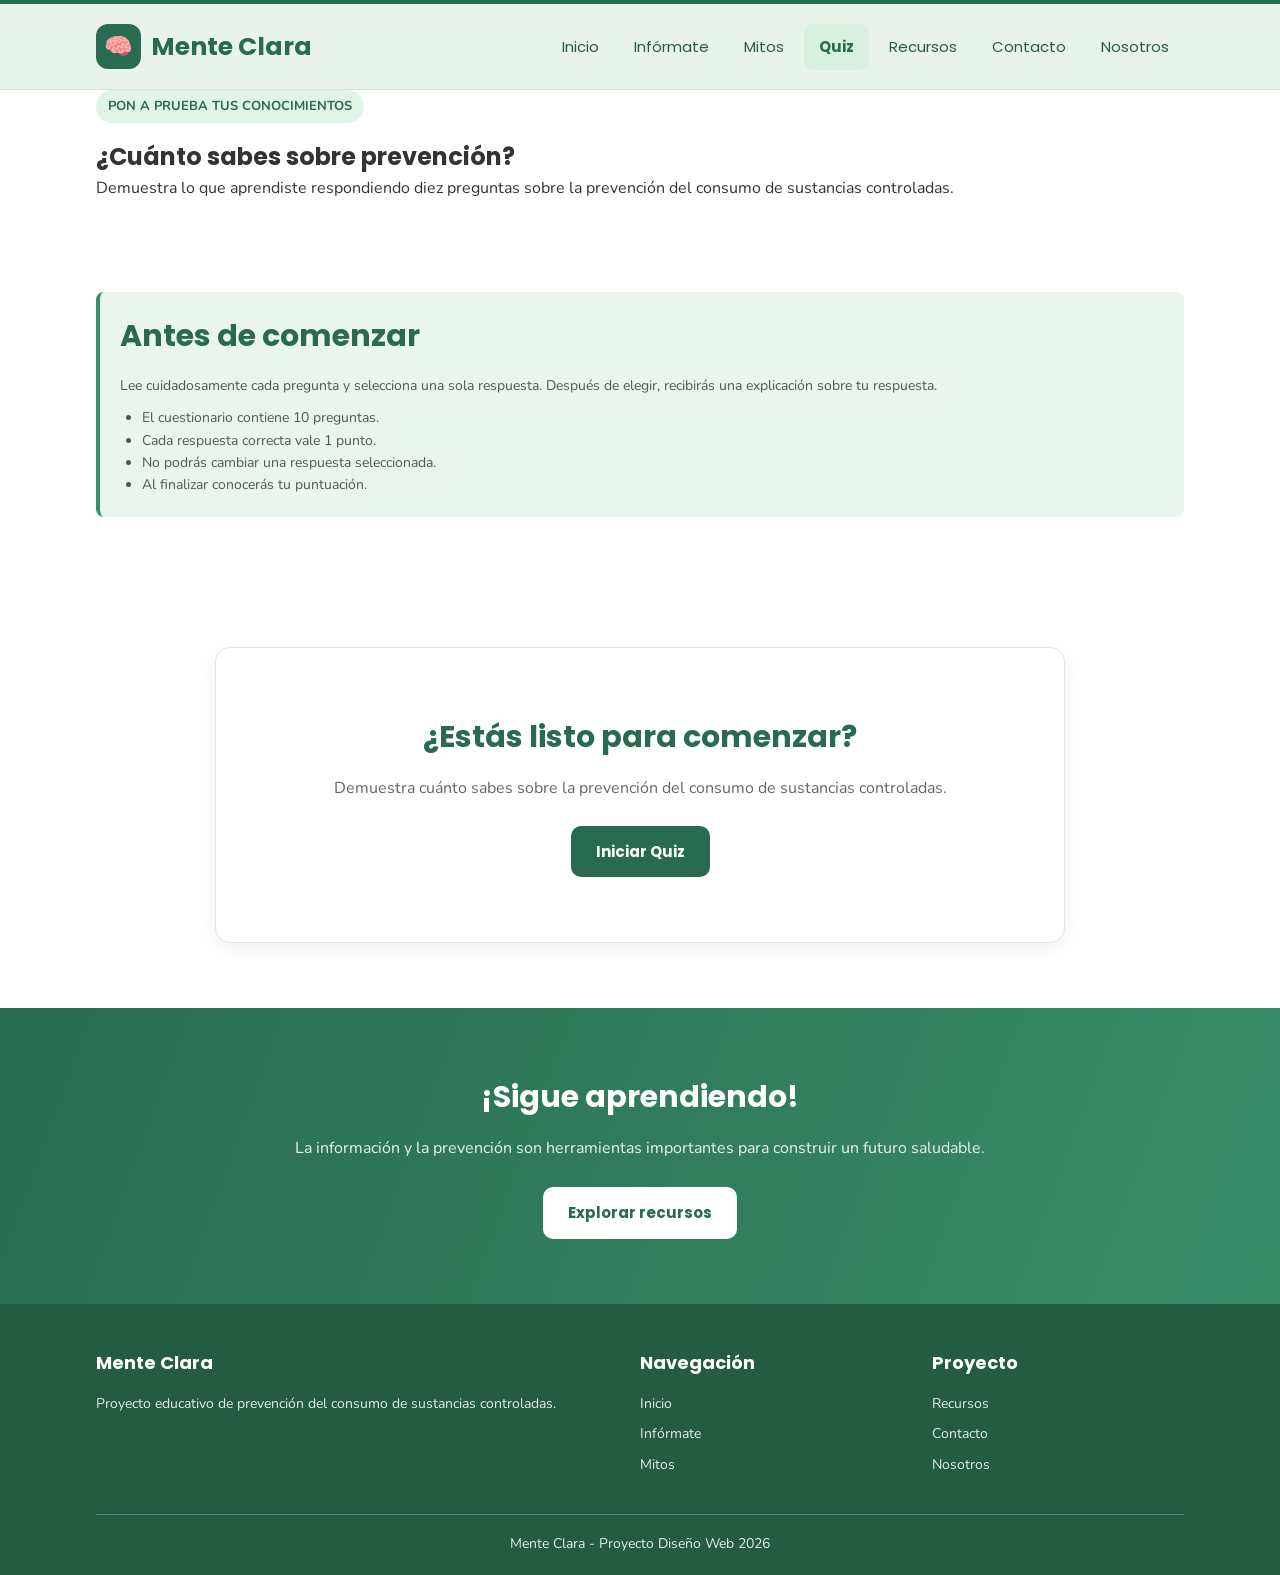
<file: quiz.html>
<!DOCTYPE html>
<html lang="es">

<head>

    <meta charset="UTF-8">
    <meta name="viewport" content="width=device-width, initial-scale=1.0">

    <title>Mente Clara | Quiz</title>

    <!-- CONEXIÓN CON CSS -->
    <link rel="stylesheet" href="style.css">

</head>

<body>

    <!-- =====================================
         CABECERA
    ====================================== -->

    <header class="cabecera">

        <div class="cabecera-interior">

            <!-- LOGOTIPO -->
            <a href="index.html" class="logo">

                <span class="logo-icono">🧠</span>

                Mente Clara

            </a>


            <!-- MENÚ DE NAVEGACIÓN -->
            <nav class="menu">

                <a href="index.html">Inicio</a>

                <a href="informate.html">Infórmate</a>

                <a href="mitos.html">Mitos</a>

                <a href="quiz.html" class="activo">Quiz</a>

                <a href="recursos.html">Recursos</a>

                <a href="contacto.html">Contacto</a>

                <a href="nosotros.html">Nosotros</a>

            </nav>

        </div>

    </header>


    <!-- =====================================
         CONTENIDO PRINCIPAL
    ====================================== -->

    <main id="contenido-principal">


        <!-- PRESENTACIÓN DEL QUIZ -->

        <section class="titulo-pagina">

            <div class="contenedor">

                <span class="etiqueta">

                    PON A PRUEBA TUS CONOCIMIENTOS

                </span>


                <h1>

                    ¿Cuánto sabes sobre

                    <span>prevención?</span>

                </h1>


                <p>

                    Demuestra lo que aprendiste respondiendo
                    diez preguntas sobre la prevención del consumo
                    de sustancias controladas.

                </p>

            </div>

        </section>


        <!-- =====================================
             INSTRUCCIONES
        ====================================== -->

        <section class="seccion instrucciones-quiz">

            <div class="contenedor">

                <div class="caja-destacada">

                    <h2>Antes de comenzar</h2>


                    <p>

                        Lee cuidadosamente cada pregunta y selecciona
                        una sola respuesta. Después de elegir, recibirás
                        una explicación sobre tu respuesta.

                    </p>


                    <ul>

                        <li>
                            El cuestionario contiene 10 preguntas.
                        </li>

                        <li>
                            Cada respuesta correcta vale 1 punto.
                        </li>

                        <li>
                            No podrás cambiar una respuesta seleccionada.
                        </li>

                        <li>
                            Al finalizar conocerás tu puntuación.
                        </li>

                    </ul>

                </div>

            </div>

        </section>


        <!-- =====================================
             CUESTIONARIO INTERACTIVO
        ====================================== -->

        <section class="seccion cuestionario">

            <div class="contenedor">

                <div class="cuestionario-caja">


                    <!-- PANTALLA INICIAL -->

                    <div id="inicio-quiz" class="inicio-quiz">

                        <h2>

                            ¿Estás listo para comenzar?

                        </h2>


                        <p>

                            Demuestra cuánto sabes sobre la prevención
                            del consumo de sustancias controladas.

                        </p>


                        <button
                            type="button"
                            id="iniciar-quiz"
                            class="boton boton-principal">

                            Iniciar Quiz

                        </button>

                    </div>


                    <!-- =================================
                         ÁREA DE LAS PREGUNTAS
                    ================================== -->

                    <div id="zona-preguntas" hidden>


                        <!-- CABECERA DEL CUESTIONARIO -->

                        <div class="quiz-cabecera">

                            <h2>

                                Cuestionario educativo

                            </h2>


                            <p id="numero-pregunta">

                                Pregunta 1 de 10

                            </p>

                        </div>


                        <!-- BARRA DE PROGRESO -->

                        <div class="barra-progreso">

                            <div id="progreso"></div>

                        </div>


                        <!-- AQUÍ JAVASCRIPT MOSTRARÁ
                             LA PREGUNTA Y SUS RESPUESTAS -->

                        <div id="contenido-pregunta">

                        </div>


                        <!-- EXPLICACIÓN DE LA RESPUESTA -->

                        <div id="explicacion-pregunta" hidden>

                        </div>


                        <!-- BOTÓN PARA AVANZAR -->

                        <div class="botones-quiz">

                            <button
                                type="button"
                                id="siguiente-pregunta"
                                class="boton boton-principal"
                                hidden>

                                Siguiente pregunta

                            </button>

                        </div>


                    </div>


                    <!-- =================================
                         RESULTADO FINAL
                    ================================== -->

                    <div id="resultado" class="resultado" hidden>


                        <h2>

                            ¡Cuestionario terminado!

                        </h2>


                        <p>

                            Tu puntuación final es:

                        </p>


                        <h3 id="puntaje-final">

                            0 / 10

                        </h3>


                        <p id="mensaje-resultado">

                        </p>


                        <!-- BOTÓN PARA REINICIAR -->

                        <button
                            type="button"
                            id="reiniciar-quiz"
                            class="boton boton-principal">

                            Volver a intentarlo

                        </button>


                    </div>


                </div>

            </div>

        </section>


        <!-- =====================================
             MENSAJE FINAL
        ====================================== -->

        <section class="mensaje-final">

            <div class="contenedor">

                <h2>

                    ¡Sigue aprendiendo!

                </h2>


                <p>

                    La información y la prevención son herramientas
                    importantes para construir un futuro saludable.

                </p>


                <a href="recursos.html" class="boton boton-blanco">

                    Explorar recursos

                </a>

            </div>

        </section>


    </main>


    <!-- =====================================
         PIE DE PÁGINA
    ====================================== -->

    <footer class="pie">

        <div class="contenedor">

            <div class="pie-cuadricula">


                <div>

                    <h3>Mente Clara</h3>

                    <p>

                        Proyecto educativo de prevención del consumo
                        de sustancias controladas.

                    </p>

                </div>


                <div>

                    <h3>Navegación</h3>

                    <a href="index.html">Inicio</a>

                    <a href="informate.html">Infórmate</a>

                    <a href="mitos.html">Mitos</a>

                </div>


                <div>

                    <h3>Proyecto</h3>

                    <a href="recursos.html">Recursos</a>

                    <a href="contacto.html">Contacto</a>

                    <a href="nosotros.html">Nosotros</a>

                </div>


            </div>


            <div class="pie-inferior">

                <p>

                    Mente Clara - Proyecto Diseño Web 2026

                </p>

            </div>

        </div>

    </footer>


    <!-- =====================================
         CONEXIÓN CON JAVASCRIPT
    ====================================== -->

    <script src="quiz.js"></script>


</body>

</html>
</file>
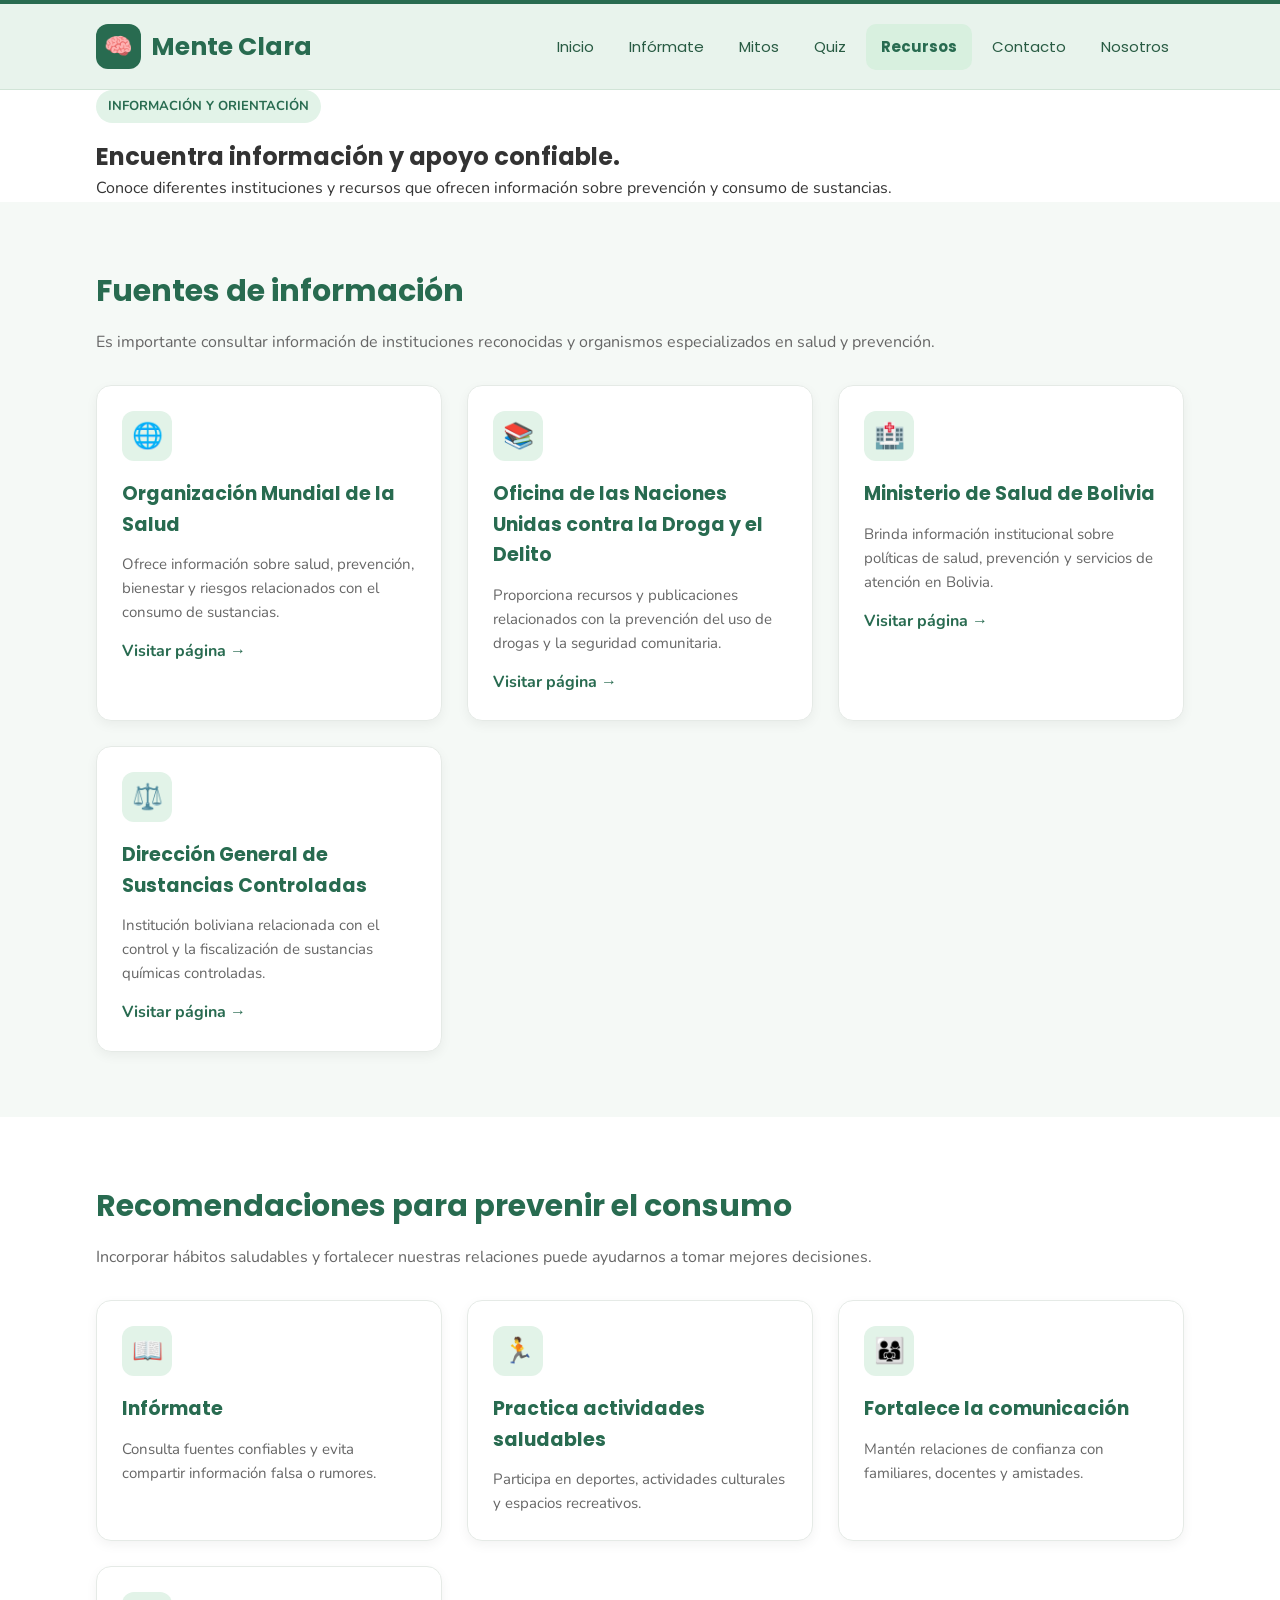
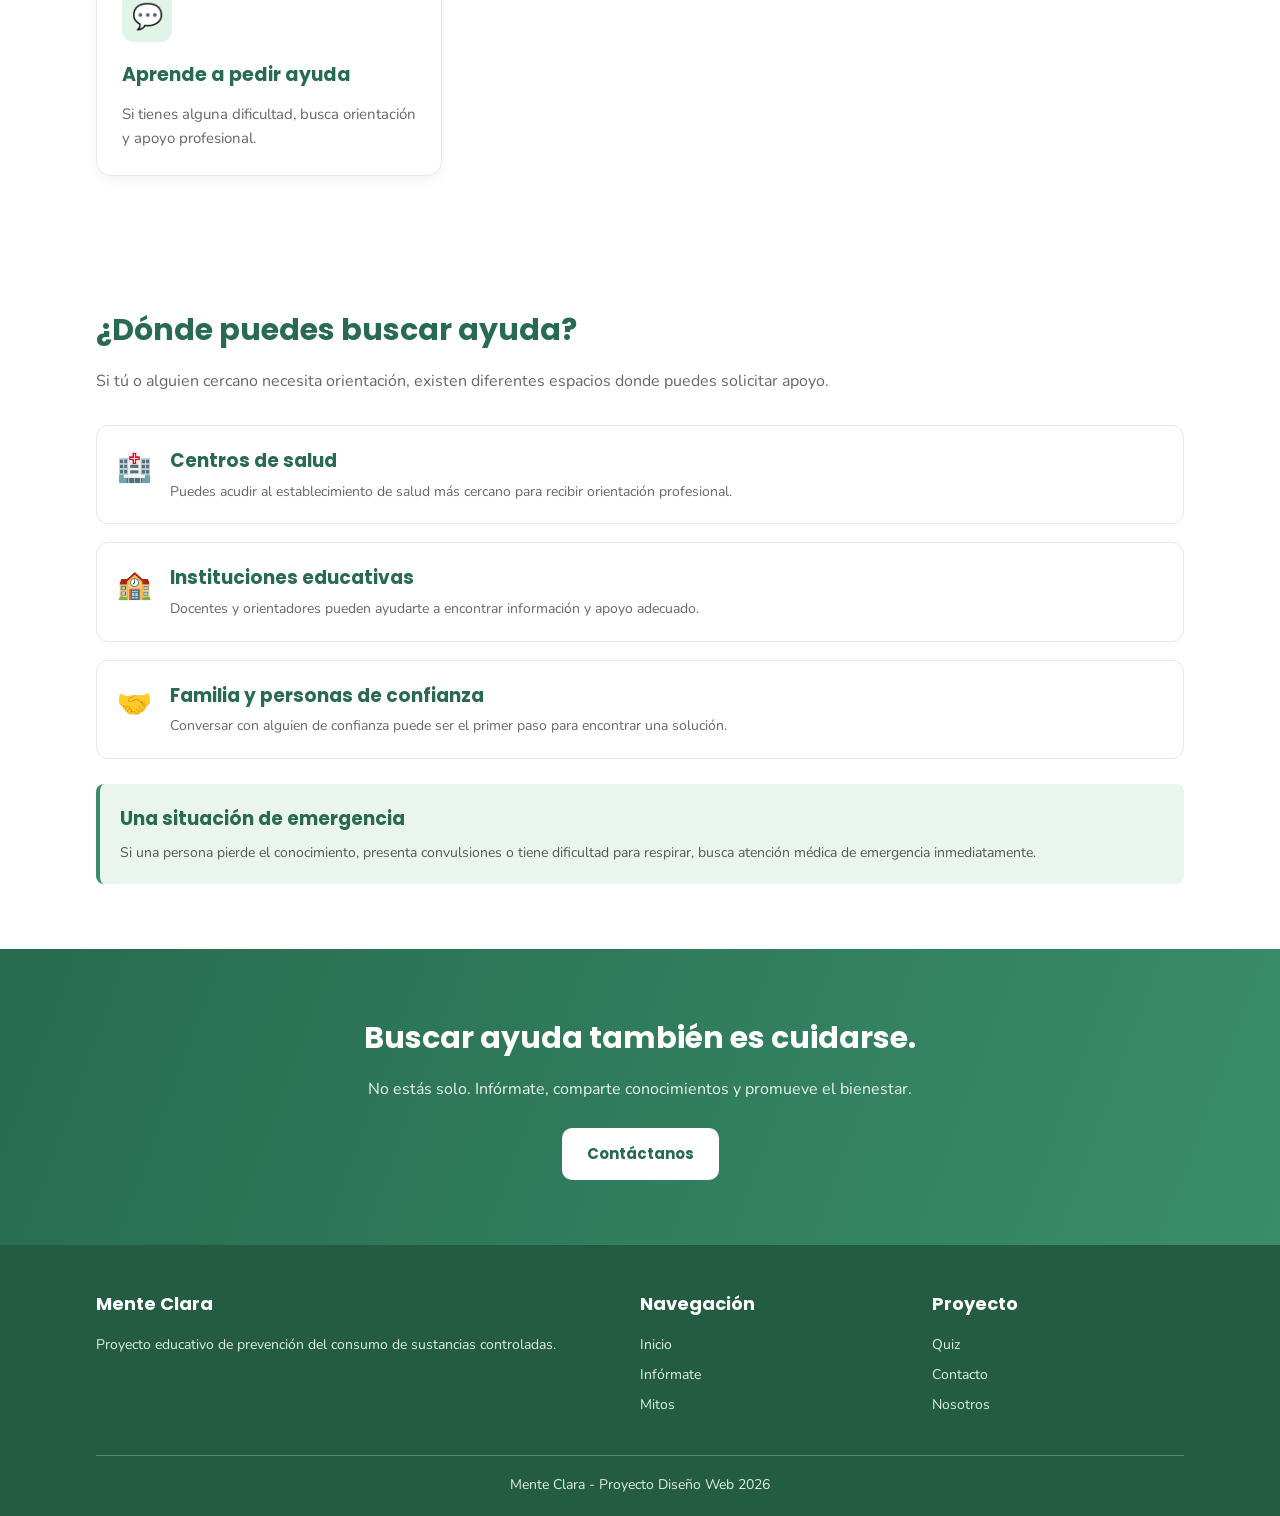
<file: recursos.html>
<!DOCTYPE html>
<html lang="es">

<head>

    <meta charset="UTF-8">
    <meta name="viewport" content="width=device-width, initial-scale=1.0">

    <title>Recursos</title>

    <link rel="stylesheet" href="style.css">

</head>

<body>

    <!-- CABECERA -->
    <header class="cabecera">

        <div class="cabecera-interior">

            <a href="index.html" class="logo">

                <span class="logo-icono">🧠</span>

                Mente Clara

            </a>


            <!-- MENÚ DE NAVEGACIÓN -->
            <nav class="menu">

                <a href="index.html">Inicio</a>

                <a href="informate.html">Infórmate</a>

                <a href="mitos.html">Mitos</a>

                <a href="quiz.html">Quiz</a>

                <a href="recursos.html" class="activo">Recursos</a>

                <a href="contacto.html">Contacto</a>

                <a href="nosotros.html">Nosotros</a>

            </nav>

        </div>

    </header>


    <!-- CONTENIDO PRINCIPAL -->
    <main id="contenido-principal">


        <!-- PRESENTACIÓN -->
        <section class="titulo-pagina">

            <div class="contenedor">

                <span class="etiqueta">
                    INFORMACIÓN Y ORIENTACIÓN
                </span>

                <h1>
                    Encuentra información
                    <span>y apoyo confiable.</span>
                </h1>

                <p>
                    Conoce diferentes instituciones y recursos
                    que ofrecen información sobre prevención
                    y consumo de sustancias.
                </p>

            </div>

        </section>


        <!-- FUENTES DE INFORMACIÓN -->
        <section class="seccion fuentes">

            <div class="contenedor">

                <h2>Fuentes de información</h2>

                <p class="texto-introduccion">
                    Es importante consultar información de
                    instituciones reconocidas y organismos
                    especializados en salud y prevención.
                </p>


                <div class="cuadricula-tarjetas">


                    <!-- OMS -->
                    <article class="tarjeta recurso">

                        <div class="tarjeta-icono">🌐</div>

                        <h3>Organización Mundial de la Salud</h3>

                        <p>
                            Ofrece información sobre salud,
                            prevención, bienestar y riesgos
                            relacionados con el consumo de sustancias.
                        </p>

                        <a href="https://www.who.int/es"
                           target="_blank"
                           rel="noopener noreferrer">

                            Visitar página →

                        </a>

                    </article>


                    <!-- UNODC -->
                    <article class="tarjeta recurso">

                        <div class="tarjeta-icono">📚</div>

                        <h3>Oficina de las Naciones Unidas contra la Droga y el Delito</h3>

                        <p>
                            Proporciona recursos y publicaciones
                            relacionados con la prevención del uso
                            de drogas y la seguridad comunitaria.
                        </p>

                        <a href="https://www.unodc.org/"
                           target="_blank"
                           rel="noopener noreferrer">

                            Visitar página →

                        </a>

                    </article>


                    <!-- MINISTERIO DE SALUD -->
                    <article class="tarjeta recurso">

                        <div class="tarjeta-icono">🏥</div>

                        <h3>Ministerio de Salud de Bolivia</h3>

                        <p>
                            Brinda información institucional
                            sobre políticas de salud, prevención
                            y servicios de atención en Bolivia.
                        </p>

                        <a href="https://www.minsalud.gob.bo/"
                           target="_blank"
                           rel="noopener noreferrer">

                            Visitar página →

                        </a>

                    </article>


                    <!-- DGSC -->
                    <article class="tarjeta recurso">

                        <div class="tarjeta-icono">⚖️</div>

                        <h3>Dirección General de Sustancias Controladas</h3>

                        <p>
                            Institución boliviana relacionada
                            con el control y la fiscalización
                            de sustancias químicas controladas.
                        </p>

                        <a href="https://dgsc.gob.bo/"
                           target="_blank"
                           rel="noopener noreferrer">

                            Visitar página →

                        </a>

                    </article>


                </div>

            </div>

        </section>


        <!-- RECOMENDACIONES -->
        <section class="seccion recomendaciones">

            <div class="contenedor">

                <h2>Recomendaciones para prevenir el consumo</h2>

                <p class="texto-introduccion">
                    Incorporar hábitos saludables y fortalecer
                    nuestras relaciones puede ayudarnos a
                    tomar mejores decisiones.
                </p>


                <div class="cuadricula-tarjetas">


                    <!-- RECOMENDACIÓN 1 -->
                    <article class="tarjeta">

                        <div class="tarjeta-icono">📖</div>

                        <h3>Infórmate</h3>

                        <p>
                            Consulta fuentes confiables y evita
                            compartir información falsa o rumores.
                        </p>

                    </article>


                    <!-- RECOMENDACIÓN 2 -->
                    <article class="tarjeta">

                        <div class="tarjeta-icono">🏃</div>

                        <h3>Practica actividades saludables</h3>

                        <p>
                            Participa en deportes, actividades
                            culturales y espacios recreativos.
                        </p>

                    </article>


                    <!-- RECOMENDACIÓN 3 -->
                    <article class="tarjeta">

                        <div class="tarjeta-icono">👨‍👩‍👧</div>

                        <h3>Fortalece la comunicación</h3>

                        <p>
                            Mantén relaciones de confianza
                            con familiares, docentes y amistades.
                        </p>

                    </article>


                    <!-- RECOMENDACIÓN 4 -->
                    <article class="tarjeta">

                        <div class="tarjeta-icono">💬</div>

                        <h3>Aprende a pedir ayuda</h3>

                        <p>
                            Si tienes alguna dificultad,
                            busca orientación y apoyo profesional.
                        </p>

                    </article>


                </div>

            </div>

        </section>


        <!-- DÓNDE BUSCAR AYUDA -->
        <section class="seccion buscar-ayuda">

            <div class="contenedor">

                <h2>¿Dónde puedes buscar ayuda?</h2>

                <p class="texto-introduccion">
                    Si tú o alguien cercano necesita orientación,
                    existen diferentes espacios donde puedes
                    solicitar apoyo.
                </p>


                <div class="lista-ayuda">


                    <div class="elemento-ayuda">

                        <span>🏥</span>

                        <div>

                            <h3>Centros de salud</h3>

                            <p>
                                Puedes acudir al establecimiento
                                de salud más cercano para recibir
                                orientación profesional.
                            </p>

                        </div>

                    </div>


                    <div class="elemento-ayuda">

                        <span>🏫</span>

                        <div>

                            <h3>Instituciones educativas</h3>

                            <p>
                                Docentes y orientadores pueden
                                ayudarte a encontrar información
                                y apoyo adecuado.
                            </p>

                        </div>

                    </div>


                    <div class="elemento-ayuda">

                        <span>🤝</span>

                        <div>

                            <h3>Familia y personas de confianza</h3>

                            <p>
                                Conversar con alguien de confianza
                                puede ser el primer paso para
                                encontrar una solución.
                            </p>

                        </div>

                    </div>


                </div>


                <div class="caja-destacada">

                    <h3>Una situación de emergencia</h3>

                    <p>
                        Si una persona pierde el conocimiento,
                        presenta convulsiones o tiene dificultad
                        para respirar, busca atención médica
                        de emergencia inmediatamente.
                    </p>

                </div>

            </div>

        </section>


        <!-- MENSAJE FINAL -->
        <section class="mensaje-final">

            <div class="contenedor">

                <h2>Buscar ayuda también es cuidarse.</h2>

                <p>
                    No estás solo. Infórmate, comparte
                    conocimientos y promueve el bienestar.
                </p>

                <a href="contacto.html" class="boton boton-blanco">

                    Contáctanos

                </a>

            </div>

        </section>


    </main>


    <!-- PIE DE PÁGINA -->
    <footer class="pie">

        <div class="contenedor">

            <div class="pie-cuadricula">

                <div>

                    <h3>Mente Clara</h3>

                    <p>
                        Proyecto educativo de prevención del consumo
                        de sustancias controladas.
                    </p>

                </div>


                <div>

                    <h3>Navegación</h3>

                    <a href="index.html">Inicio</a>

                    <a href="informate.html">Infórmate</a>

                    <a href="mitos.html">Mitos</a>

                </div>


                <div>

                    <h3>Proyecto</h3>

                    <a href="quiz.html">Quiz</a>

                    <a href="contacto.html">Contacto</a>

                    <a href="nosotros.html">Nosotros</a>

                </div>

            </div>


            <div class="pie-inferior">

                <p>
                    Mente Clara - Proyecto Diseño Web 2026
                </p>

            </div>

        </div>

    </footer>


</body>

</html>
</file>
<file: style.css>
/* Mente Clara 4: tipografías de la versión 2, respetando el diseño 3.0. */
@import url('https://fonts.googleapis.com/css2?family=Poppins:wght@300;400;500;600;700&family=Nunito:wght@400;600;700&display=swap');

/* =====================================================
   MENTE CLARA - HOJA DE ESTILOS
   Un solo archivo CSS para las siete páginas.
   Los comentarios indican para qué sirve cada sección.
===================================================== */
/* 1. ESTILOS GENERALES */
* {
    margin: 0;
    padding: 0;
    box-sizing: border-box;
}
body {
    font-family: 'Nunito', 'Poppins', sans-serif;
    background-color: #ffffff;
    color: #333333;
    line-height: 1.6;
}
a {
    text-decoration: none;
}
img {
    max-width: 100%;
    display: block;
}
.contenedor {
    width: 85%;
    max-width: 1200px;
    margin: auto;
}
.seccion {
    padding: 65px 0;
}
.seccion h2 {
    color: #286b50;
    font-size: 30px;
    margin-bottom: 15px;
}
.texto-introduccion {
    color: #666666;
    margin-bottom: 30px;
}
.etiqueta {
    display: inline-block;
    color: #286b50;
    background-color: #e2f3e8;
    padding: 6px 12px;
    border-radius: 20px;
    font-size: 13px;
    font-weight: bold;
    margin-bottom: 15px;
}
/* 2. CABECERA Y MENÚ */
.cabecera {
    width: 100%;
    background-color: #e8f3ec;
    border-top: 4px solid #286b50;
    border-bottom: 1px solid #d1e4d7;
}
.cabecera-interior {
    width: 85%;
    max-width: 1200px;
    min-height: 85px;
    margin: auto;
    display: flex;
    align-items: center;
    justify-content: space-between;
    gap: 20px;
}
.logo {
    display: flex;
    align-items: center;
    gap: 10px;
    color: #286b50;
    font-size: 25px;
    font-weight: bold;
    white-space: nowrap;
}
.logo-icono {
    width: 45px;
    height: 45px;
    background-color: #286b50;
    border-radius: 12px;
    display: flex;
    align-items: center;
    justify-content: center;
    font-size: 23px;
}
.menu {
    display: flex;
    align-items: center;
    gap: 5px;
}
.menu a {
    color: #285b43;
    font-size: 15px;
    padding: 11px 15px;
    border-radius: 10px;
    transition: 0.3s;
}
.menu a:hover,
.menu a.activo {
    background-color: #d8f0df;
    color: #286b50;
}
.menu a.activo {
    font-weight: bold;
}
/* 3. TARJETAS Y CUADRÍCULAS */
.cuadricula-tarjetas {
    display: grid;
    grid-template-columns: repeat(3, 1fr);
    gap: 25px;
}
.tarjeta {
    display: block;
    background-color: #ffffff;
    padding: 25px;
    border: 1px solid #e5eae6;
    border-radius: 15px;
    box-shadow: 0 4px 12px rgba(0, 0, 0, 0.05);
    transition: 0.3s;
}
.tarjeta:hover {
    transform: translateY(-5px);
    box-shadow: 0 8px 20px rgba(0, 0, 0, 0.10);
}
.tarjeta h3 {
    color: #286b50;
    font-size: 19px;
    margin-bottom: 12px;
}
.tarjeta p {
    color: #666666;
    font-size: 15px;
}
.tarjeta-icono {
    width: 50px;
    height: 50px;
    background-color: #e2f3e8;
    border-radius: 12px;
    display: flex;
    align-items: center;
    justify-content: center;
    font-size: 25px;
    margin-bottom: 18px;
}
/* 4. BOTONES GENERALES */
.boton {
    display: inline-block;
    padding: 14px 25px;
    border: none;
    border-radius: 10px;
    font-size: 15px;
    font-weight: bold;
    cursor: pointer;
    transition: 0.3s;
}
.boton:hover {
    transform: translateY(-3px);
}
.boton-blanco {
    background-color: #ffffff;
    color: #286b50;
}
.boton-blanco:hover {
    background-color: #e2f3e8;
}
.boton-principal {
    background-color: #286b50;
    color: #ffffff;
}
.boton-principal:hover {
    background-color: #194c37;
}
/* 5. PIE DE PÁGINA */
.pie {
    background-color: #245b43;
    color: #ffffff;
    padding: 45px 0 20px;
}
.pie-cuadricula {
    display: grid;
    grid-template-columns: 2fr 1fr 1fr;
    gap: 40px;
    padding-bottom: 30px;
}
.pie h3 {
    font-size: 18px;
    margin-bottom: 15px;
}
.pie p,
.pie a {
    color: #e1eee5;
    font-size: 14px;
}
.pie a {
    display: block;
    margin-bottom: 8px;
}
.pie a:hover {
    color: #ffffff;
    text-decoration: underline;
}
.pie-inferior {
    border-top: 1px solid #ffffff40;
    padding-top: 18px;
    text-align: center;
}
/* 6. PÁGINA INICIO - index.html */
.portada {
    width: 100%;
    min-height: 600px;
    background: linear-gradient(110deg, #286b50, #398d6b, #4db58b);
    display: flex;
    align-items: center;
}
.portada-cuadricula {
    display: grid;
    grid-template-columns: 1.1fr 0.9fr;
    align-items: center;
    gap: 55px;
    padding: 65px 0;
}
.portada-texto h1 {
    color: #ffffff;
    font-size: 48px;
    line-height: 1.3;
    margin-bottom: 25px;
}
.portada-texto p {
    color: #eaf5ee;
    font-size: 18px;
    line-height: 1.8;
    margin-bottom: 30px;
}
.portada-botones {
    display: flex;
    align-items: center;
    gap: 15px;
    flex-wrap: wrap;
}
.boton-borde {
    color: #ffffff;
    border: 2px solid #ffffff;
}
.boton-borde:hover {
    background-color: #ffffff30;
}
.portada-foto img {
    width: 100%;
    height: 420px;
    object-fit: cover;
    border-radius: 18px;
    box-shadow: 0 10px 25px rgba(0, 0, 0, 0.20);
}
.mensajes-clave {
    background-color: #f5f9f6;
}
.mensajes-clave .tarjeta {
    text-align: center;
}
.mensajes-clave .tarjeta-icono {
    margin: 0 auto 18px;
}
.titulo-seccion {
    text-align: center;
    color: #286b50;
    font-size: 30px;
    margin-bottom: 10px;
}
.subtitulo-seccion {
    text-align: center;
    color: #777777;
    margin-bottom: 35px;
}
/* 7. PÁGINA INFÓRMATE - informate.html */
.informacion p {
    color: #555555;
    margin-bottom: 18px;
}
.caja-destacada {
    background-color: #eaf5ed;
    border-left: 4px solid #398d6b;
    padding: 20px;
    border-radius: 8px;
    margin-top: 25px;
}
.caja-destacada h3 {
    color: #286b50;
    margin-bottom: 8px;
}
.caja-destacada p,
.caja-destacada li {
    color: #555555;
    font-size: 14px;
}
.caja-destacada ul {
    padding-left: 22px;
    margin-top: 10px;
}
.tipos-sustancias {
    background-color: #f5f9f6;
}
.tabla-contenedor {
    width: 100%;
    overflow-x: auto;
    margin-top: 25px;
    border-radius: 10px;
}
.tabla-contenedor table {
    width: 100%;
    border-collapse: collapse;
    background-color: #ffffff;
}
.tabla-contenedor th,
.tabla-contenedor td {
    border: 1px solid #dce8df;
    padding: 15px;
    text-align: left;
}
.tabla-contenedor th {
    background-color: #286b50;
    color: #ffffff;
}
.tabla-contenedor td {
    color: #555555;
}
/* 8. PÁGINA MITOS - mitos.html */
.introduccion-mitos {
    background-color: #f5f9f6;
}
.introduccion-mitos p {
    color: #666666;
}
.lista-mitos .tarjeta {
    border-top: 4px solid #398d6b;
}
.numero-mito {
    display: inline-block;
    color: #286b50;
    background-color: #e2f3e8;
    padding: 5px 12px;
    border-radius: 20px;
    font-size: 12px;
    font-weight: bold;
    margin-bottom: 15px;
}
.mito h3 {
    color: #333333;
    margin-bottom: 18px;
}
.realidad {
    background-color: #f1f7f3;
    padding: 15px;
    border-radius: 8px;
}
.realidad h4 {
    color: #286b50;
    margin-bottom: 7px;
}
.realidad p {
    color: #555555;
    font-size: 14px;
}
/* 9. PÁGINA QUIZ - quiz.html */
.instrucciones-quiz ul {
    padding-left: 22px;
    margin-top: 10px;
}
.cuestionario-caja {
    max-width: 850px;
    margin: auto;
    padding: 35px;
    background-color: #ffffff;
    border: 1px solid #e0e8e2;
    border-radius: 15px;
    box-shadow: 0 5px 20px rgba(0, 0, 0, 0.06);
}
.inicio-quiz {
    text-align: center;
    padding: 30px 15px;
}
.inicio-quiz h2 {
    color: #286b50;
    margin-bottom: 15px;
}
.inicio-quiz p {
    color: #666666;
    margin-bottom: 25px;
}
#iniciar-quiz {
    border: none;
    cursor: pointer;
}
.quiz-cabecera {
    display: flex;
    justify-content: space-between;
    align-items: center;
    gap: 15px;
    margin-bottom: 20px;
}
.quiz-cabecera h2 {
    color: #286b50;
    font-size: 23px;
}
.quiz-cabecera p {
    color: #398d6b;
    font-weight: bold;
}
.barra-progreso {
    width: 100%;
    height: 10px;
    background-color: #e5eee8;
    border-radius: 10px;
    margin-bottom: 30px;
    overflow: hidden;
}
#progreso {
    width: 0%;
    height: 100%;
    background-color: #398d6b;
    border-radius: 10px;
    transition: 0.3s;
}
.pregunta {
    display: none;
}
.pregunta h3 {
    color: #333333;
    font-size: 20px;
    margin-bottom: 25px;
}
.respuesta {
    display: block;
    width: 100%;
    text-align: left;
    padding: 17px 20px;
    margin-bottom: 13px;
    background-color: #f5f9f6;
    border: 1px solid #dce8df;
    border-radius: 10px;
    color: #333333;
    font-size: 15px;
    cursor: pointer;
    transition: 0.3s;
}
.respuesta:hover:not(:disabled) {
    background-color: #e2f3e8;
    border-color: #398d6b;
    transform: translateX(4px);
}
/* JavaScript agrega estas clases al responder */
.respuesta-correcta {
    background-color: #d8f0df;
    border: 2px solid #299b69;
    color: #245b43;
    font-weight: bold;
}
.respuesta-incorrecta {
    background-color: #fce5e3;
    border: 2px solid #d9534f;
    color: #a52a2a;
    font-weight: bold;
}
.explicacion {
    display: none;
    margin-top: 20px;
    padding: 18px;
    background-color: #eaf5ed;
    border-left: 4px solid #398d6b;
    border-radius: 8px;
    color: #286b50;
    font-size: 15px;
    line-height: 1.7;
}
.botones-quiz {
    margin-top: 25px;
    text-align: right;
}
#siguiente-pregunta {
    display: none;
    border: none;
    cursor: pointer;
}
.resultado {
    display: none;
    text-align: center;
    padding: 30px 15px;
}
.resultado h2 {
    color: #286b50;
    margin-bottom: 20px;
}
.resultado h3 {
    color: #398d6b;
    font-size: 45px;
    margin: 20px 0;
}
.resultado p {
    color: #666666;
    margin-bottom: 15px;
}
#reiniciar-quiz {
    border: none;
    cursor: pointer;
    margin-top: 15px;
}
/* 10. PÁGINA RECURSOS - recursos.html */
.fuentes {
    background-color: #f5f9f6;
}
.recurso a {
    display: inline-block;
    color: #286b50;
    font-weight: bold;
    margin-top: 15px;
}
.recurso a:hover {
    color: #194c37;
    text-decoration: underline;
}
.lista-ayuda {
    display: grid;
    gap: 18px;
    margin-top: 25px;
}
.elemento-ayuda {
    display: flex;
    align-items: flex-start;
    gap: 18px;
    background-color: #ffffff;
    padding: 20px;
    border: 1px solid #e5eae6;
    border-radius: 12px;
}
.elemento-ayuda > span {
    font-size: 28px;
}
.elemento-ayuda h3 {
    color: #286b50;
    margin-bottom: 5px;
}
.elemento-ayuda p {
    color: #666666;
    font-size: 14px;
}
/* 11. PÁGINA CONTACTO - contacto.html */
.contacto-cuadricula {
    display: grid;
    grid-template-columns: 1fr 1fr;
    gap: 50px;
    align-items: start;
}
.contacto-informacion h2 {
    color: #286b50;
    font-size: 30px;
    margin-bottom: 20px;
}
.contacto-informacion > p {
    color: #666666;
    font-size: 16px;
    margin-bottom: 30px;
}
.dato-contacto {
    display: flex;
    align-items: flex-start;
    gap: 18px;
    margin-bottom: 25px;
}
.dato-contacto > span {
    width: 45px;
    height: 45px;
    flex: none;
    background-color: #e2f3e8;
    border-radius: 10px;
    display: flex;
    align-items: center;
    justify-content: center;
    font-size: 22px;
}
.dato-contacto h3 {
    color: #286b50;
    font-size: 17px;
    margin-bottom: 5px;
}
.dato-contacto p {
    color: #666666;
    font-size: 14px;
}
.formulario-caja {
    background-color: #ffffff;
    padding: 30px;
    border: 1px solid #e5eae6;
    border-radius: 15px;
    box-shadow: 0 5px 18px rgba(0, 0, 0, 0.07);
}
.formulario-caja h2 {
    color: #286b50;
    font-size: 25px;
    margin-bottom: 8px;
}
.formulario-caja > p {
    color: #777777;
    font-size: 14px;
    margin-bottom: 25px;
}
.campo-formulario {
    display: flex;
    flex-direction: column;
    margin-bottom: 20px;
}
.campo-formulario label {
    color: #333333;
    font-size: 14px;
    font-weight: bold;
    margin-bottom: 8px;
}
.campo-formulario input,
.campo-formulario select,
.campo-formulario textarea {
    width: 100%;
    padding: 13px;
    border: 1px solid #cccccc;
    border-radius: 8px;
    font-size: 14px;
    color: #333333;
    background-color: #fafafa;
    outline: none;
}
.campo-formulario input:focus,
.campo-formulario select:focus,
.campo-formulario textarea:focus {
    border-color: #398d6b;
    background-color: #ffffff;
}
.campo-formulario textarea {
    height: 130px;
    resize: vertical;
}
.boton-enviar {
    width: 100%;
    background-color: #286b50;
    color: #ffffff;
}
.boton-enviar:hover {
    background-color: #194c37;
}
#mensaje-confirmacion {
    color: #286b50;
    background-color: #e2f3e8;
    padding: 12px;
    margin-top: 15px;
    border-radius: 8px;
    font-size: 14px;
}
/* 12. PÁGINA NOSOTROS - nosotros.html */
.sobre-nosotros p {
    color: #555555;
    line-height: 1.8;
}
.objetivo-proyecto {
    background-color: #f5f9f6;
}
/* Cuatro integrantes en dos columnas */
.integrantes .cuadricula-tarjetas {
    grid-template-columns: repeat(2, 1fr);
    max-width: 850px;
    margin: auto;
}
.integrante {
    text-align: left;
}
.foto-integrante {
    width: 65px;
    height: 65px;
    background-color: #e2f3e8;
    border-radius: 50%;
    margin-bottom: 15px;
    display: flex;
    align-items: center;
    justify-content: center;
    font-size: 28px;
}
.tecnologias {
    background-color: #f5f9f6;
}
/* 13. MENSAJE FINAL DE LAS PÁGINAS */
.mensaje-final {
    background: linear-gradient(110deg, #286b50, #398d6b);
    color: #ffffff;
    text-align: center;
    padding: 65px 0;
}
.mensaje-final h2 {
    color: #ffffff;
    font-size: 30px;
    margin-bottom: 15px;
}
.mensaje-final p {
    color: #eaf5ee;
    margin-bottom: 25px;
}
/* 14. ADAPTACIÓN PARA TABLETAS */
@media (max-width: 900px) {
    .cabecera-interior {
        flex-direction: column;
        padding: 15px 0;
    }
    .menu {
        flex-wrap: wrap;
        justify-content: center;
    }
    .portada-cuadricula {
        grid-template-columns: 1fr;
        text-align: center;
    }
    .portada-botones {
        justify-content: center;
    }
    .portada-texto h1 {
        font-size: 38px;
    }
    .cuadricula-tarjetas {
        grid-template-columns: repeat(2, 1fr);
    }
    .contacto-cuadricula {
        grid-template-columns: 1fr;
        gap: 35px;
    }
}
/* 15. ADAPTACIÓN PARA CELULARES */
@media (max-width: 600px) {
    .contenedor {
        width: 90%;
    }
    .portada-texto h1 {
        font-size: 31px;
    }
    .portada-texto p {
        font-size: 16px;
    }
    .portada-foto img {
        height: 280px;
    }
    .cuadricula-tarjetas {
        grid-template-columns: 1fr;
    }
    .integrantes .cuadricula-tarjetas {
        grid-template-columns: 1fr;
    }
    .pie-cuadricula {
        grid-template-columns: 1fr;
        gap: 25px;
    }
    .formulario-caja {
        padding: 22px;
    }
    .contacto-informacion h2 {
        font-size: 25px;
    }
    .cuestionario-caja {
        padding: 20px;
    }
    .quiz-cabecera {
        flex-direction: column;
        align-items: flex-start;
    }
    .pregunta h3 {
        font-size: 18px;
    }
    .respuesta {
        font-size: 14px;
        padding: 14px;
    }
    .seccion h2,
    .mensaje-final h2 {
        font-size: 25px;
    }
}

/* =====================================================
   MENTE CLARA 4: MEJORAS TÉCNICAS TOMADAS DE VERSIÓN 2
   Dos animaciones CSS: flotar y aparecerSubiendo.
   Se aplican a elementos ya existentes, sin cambiar el HTML
   ni la disposición original de Mente Clara 3.0.
===================================================== */
h1, h2, h3, .logo, .menu, button, .boton {
    font-family: 'Poppins', 'Nunito', sans-serif;
}

@keyframes flotar {
    0%, 100% { transform: translateY(0); }
    50% { transform: translateY(-7px); }
}

@keyframes aparecerSubiendo {
    from { opacity: 0; transform: translateY(18px); }
    to { opacity: 1; transform: translateY(0); }
}

/* Movimiento delicado del ícono de marca; no se altera su tamaño ni color. */
.logo-icono {
    animation: flotar 4s ease-in-out infinite;
}

/* Entrada suave de tarjetas; se conserva el hover original. */
.cuadricula-tarjetas > .tarjeta {
    animation: aparecerSubiendo .65s ease-out both;
}
.cuadricula-tarjetas > .tarjeta:nth-child(2) { animation-delay: .10s; }
.cuadricula-tarjetas > .tarjeta:nth-child(3) { animation-delay: .20s; }
.cuadricula-tarjetas > .tarjeta:nth-child(4) { animation-delay: .30s; }

/* Accesibilidad: se respetan los ajustes de movimiento reducido. */
@media (prefers-reduced-motion: reduce) {
    .logo-icono, .cuadricula-tarjetas > .tarjeta {
        animation: none;
    }
}


/* Ocultar elementos que todavía no deben aparecer */

[hidden] {
    display: none !important;
}


/* MOSTRAR EL BOTÓN SIGUIENTE CUANDO ESTÉ ACTIVO */

#siguiente-pregunta:not([hidden]) {
    display: inline-block;
}


/* MOSTRAR EL RESULTADO AL TERMINAR EL QUIZ */

.resultado:not([hidden]) {
    display: block;
}
</file>
